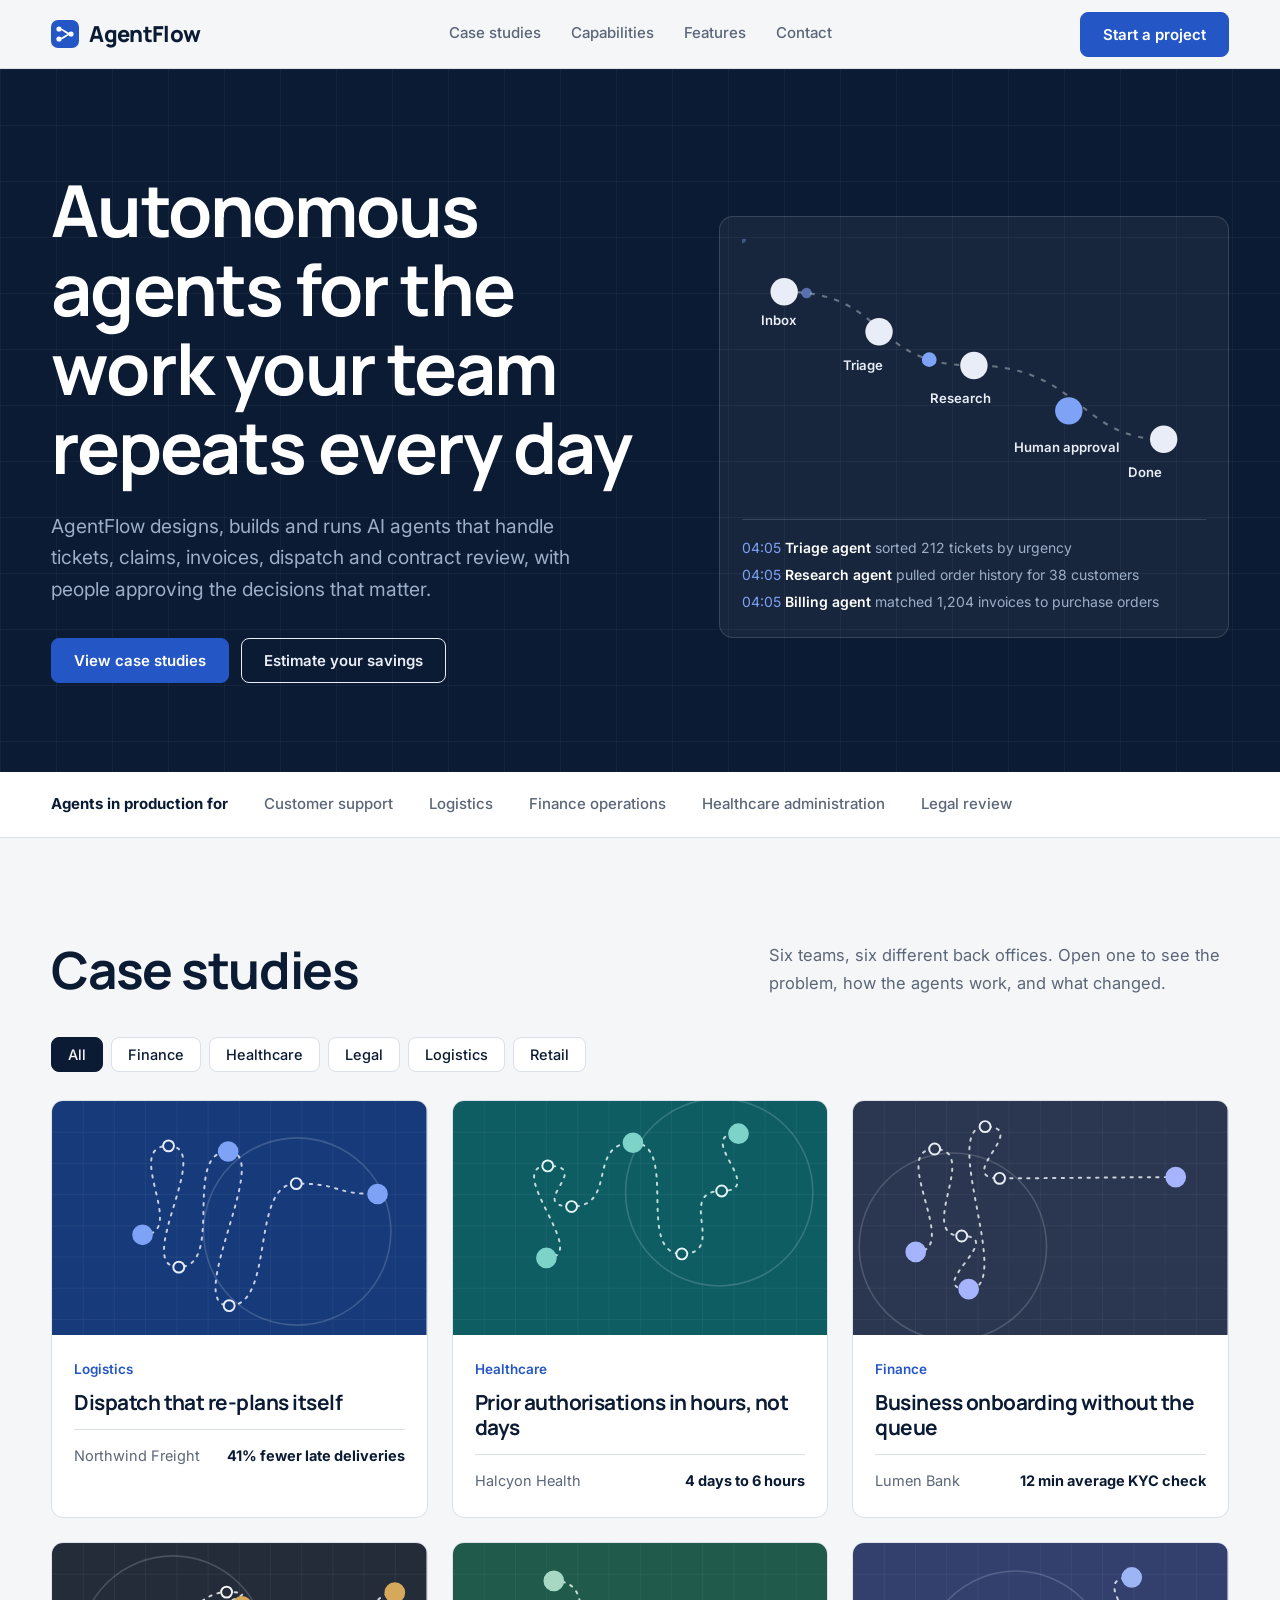
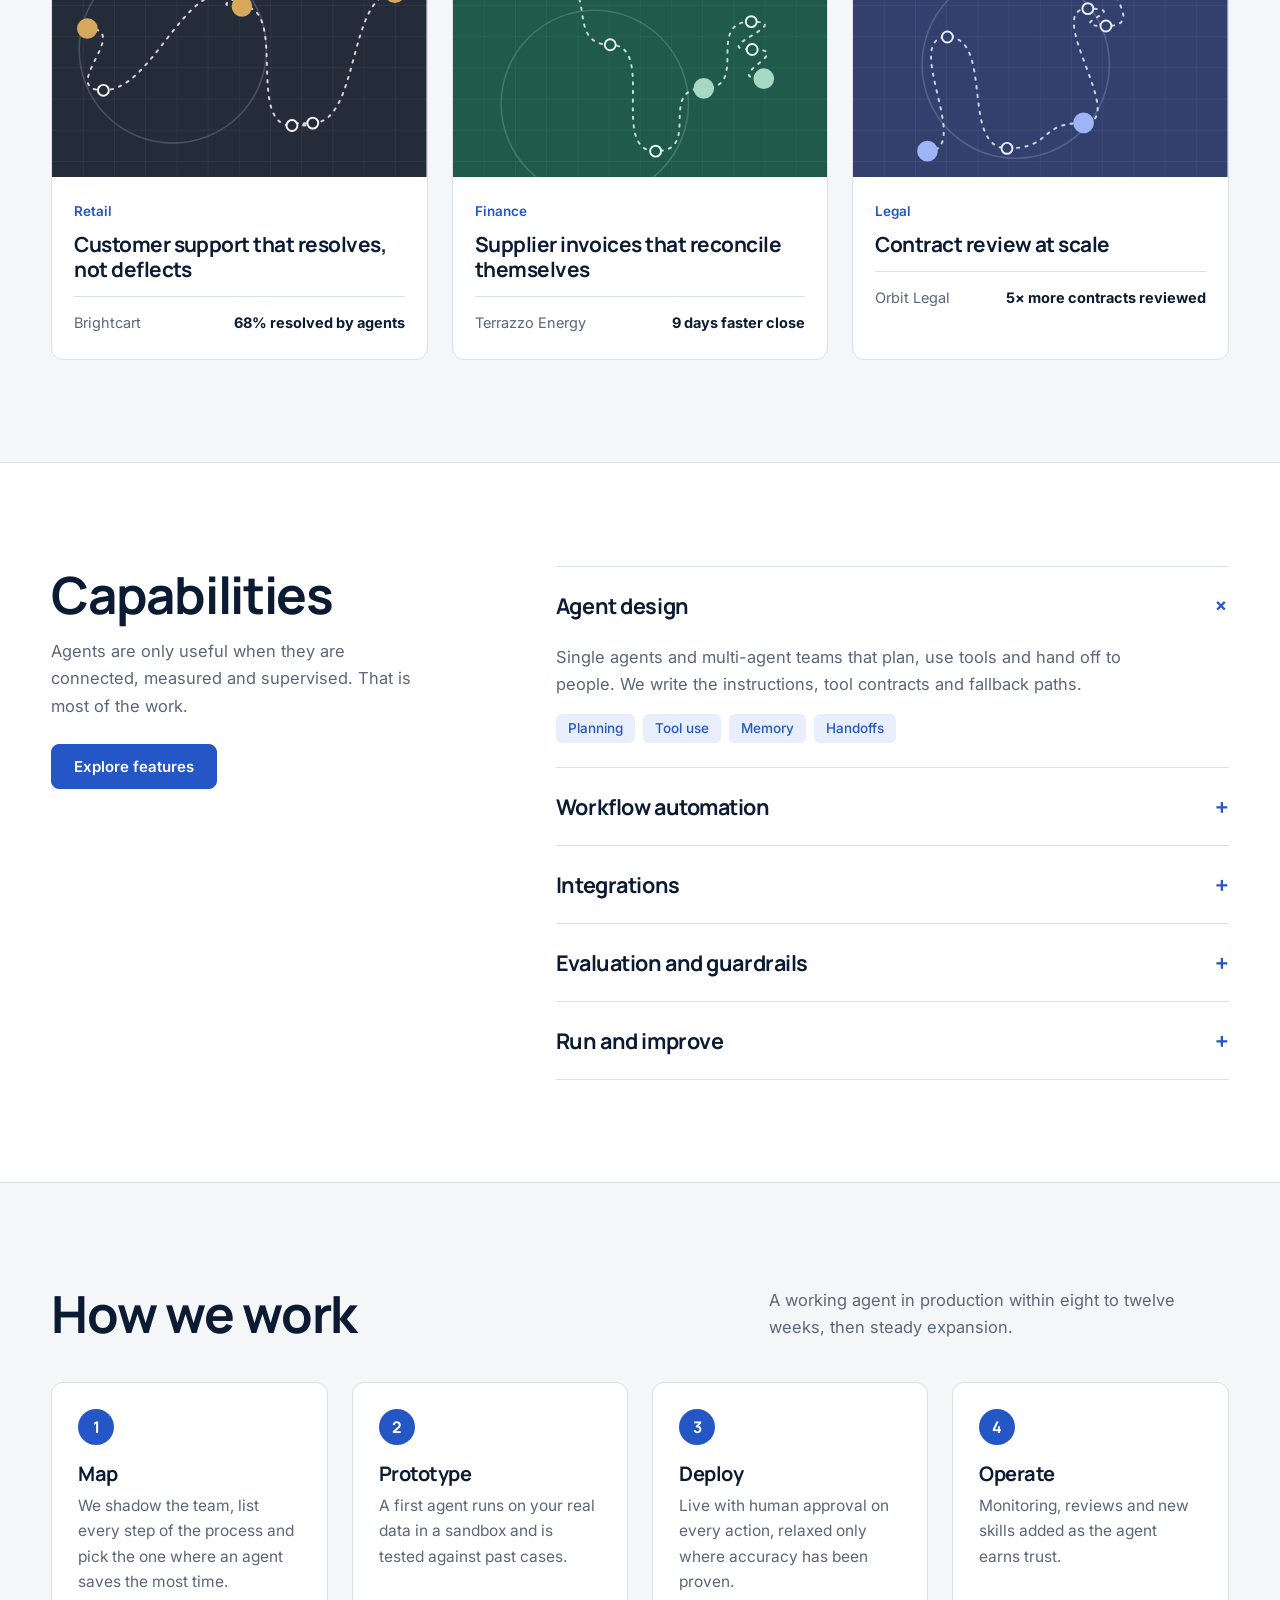
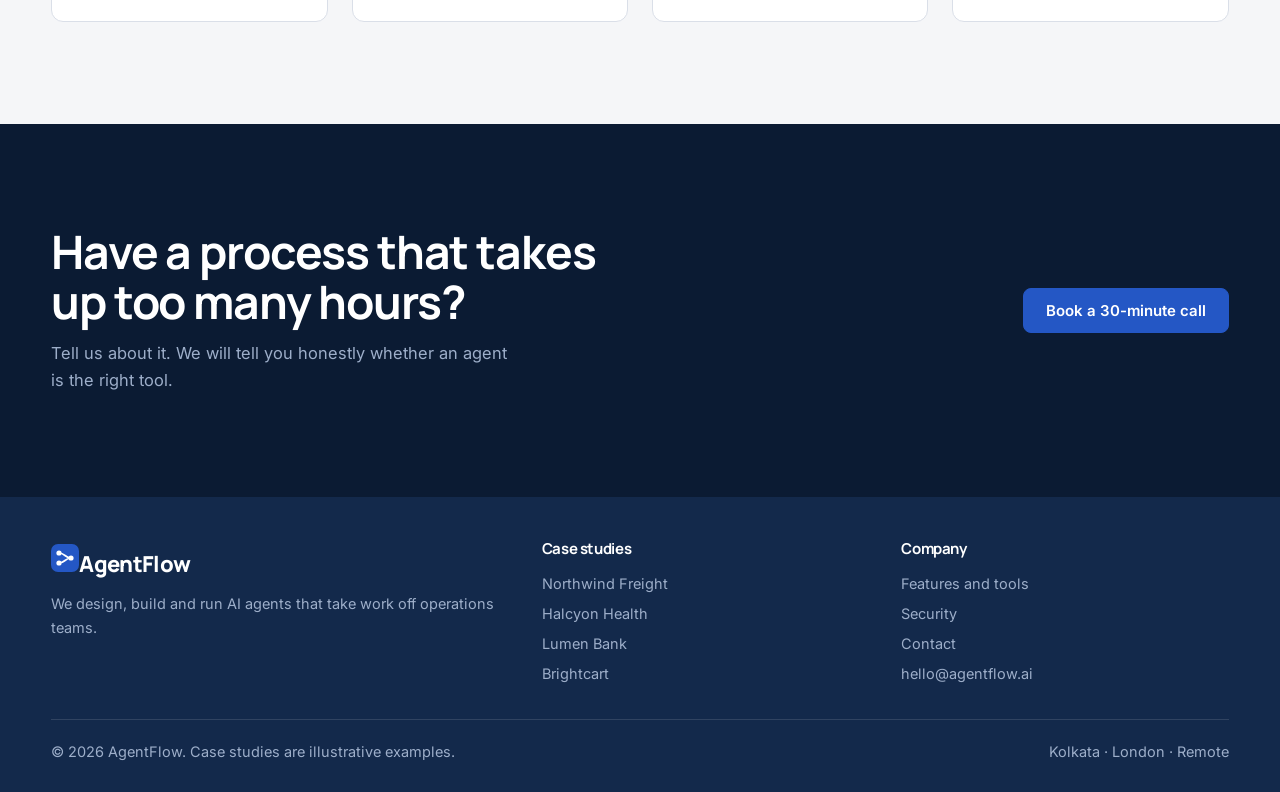
<file: app/index.html>
<!DOCTYPE html>
<html lang="en"><head><meta charset="utf-8">
<meta name="viewport" content="width=device-width, initial-scale=1, viewport-fit=cover">
<title>AgentFlow | AI agents and automation for operations teams</title><meta name="description" content="AgentFlow designs, builds and runs AI agents and automation for operations teams.">
<link rel="preconnect" href="https://fonts.googleapis.com"><link rel="preconnect" href="https://fonts.gstatic.com" crossorigin>
<link href="https://fonts.googleapis.com/css2?family=Inter:wght@400;500;600&family=Manrope:wght@600;700;800&display=swap" rel="stylesheet">
<link rel="stylesheet" href="assets/css/styles.css"></head><body>
<a class="skip" href="#main">Skip to content</a>
<header class="site"><div class="wrap">
<a class="logo" href="index.html"><svg viewBox="0 0 28 28" aria-hidden="true"><rect width="28" height="28" rx="7" fill="#2457C5"/><circle cx="8" cy="9" r="2.6" fill="#fff"/><circle cx="20" cy="14" r="2.6" fill="#fff"/><circle cx="8" cy="19" r="2.6" fill="#fff"/><path d="M8 9C14 9 14 14 20 14M8 19C14 19 14 14 20 14" stroke="#fff" stroke-width="1.7" fill="none"/></svg>AgentFlow</a>
<nav class="main" aria-label="Main"><a href="index.html#work">Case studies</a><a href="index.html#capabilities">Capabilities</a><a href="features.html">Features</a><a href="contact.html">Contact</a></nav>
<a class="btn" href="contact.html">Start a project</a></div></header>

<main id="main">
<div class="hero"><div class="wrap">
 <div><h1>Autonomous agents for the work your team repeats every day</h1>
 <p class="lead">AgentFlow designs, builds and runs AI agents that handle tickets, claims, invoices, dispatch and contract review, with people approving the decisions that matter.</p>
 <div class="actions"><a class="btn" href="#work">View case studies</a><a class="btn ghost" href="features.html">Estimate your savings</a></div></div>
 <div class="panel">
  <svg class="flow" viewBox="0 0 440 250" role="img" aria-label="Animated diagram of a task passing through agents to a human approval step">
   <defs><path id="p" d="M40 50 C140 50 120 120 220 120 S320 190 400 190"/></defs>
   <use href="#p" fill="none" stroke="rgba(255,255,255,.35)" stroke-width="2" stroke-dasharray="5 7"/>
   <g fill="#E8EDF7"><circle cx="40" cy="50" r="13"/><circle cx="130" cy="88" r="13"/><circle cx="220" cy="120" r="13"/><circle cx="310" cy="163" r="13" fill="#7EA2F5"/><circle cx="400" cy="190" r="13"/></g>
   <text x="18" y="82">Inbox</text><text x="96" y="124">Triage</text><text x="178" y="156">Research</text><text x="258" y="202">Human approval</text><text x="366" y="226">Done</text>
   <circle r="7" fill="#7EA2F5"><animateMotion dur="5s" repeatCount="indefinite"><mpath href="#p"/></animateMotion></circle>
   <circle r="5" fill="#7EA2F5" opacity=".6"><animateMotion dur="5s" begin="1.7s" repeatCount="indefinite"><mpath href="#p"/></animateMotion></circle>
   <circle r="4" fill="#7EA2F5" opacity=".4"><animateMotion dur="5s" begin="3.4s" repeatCount="indefinite"><mpath href="#p"/></animateMotion></circle>
  </svg>
  <div class="log" id="log"></div>
 </div>
</div></div>
<div class="sectors"><div class="wrap"><strong>Agents in production for</strong><span>Customer support</span><span>Logistics</span><span>Finance operations</span><span>Healthcare administration</span><span>Legal review</span></div></div>

<section id="work"><div class="wrap">
 <div class="sh"><h2>Case studies</h2><p>Six teams, six different back offices. Open one to see the problem, how the agents work, and what changed.</p></div>
 <div class="filters" id="filters" role="group" aria-label="Filter case studies"><button aria-pressed="true" data-f="All">All</button><button aria-pressed="false" data-f="Finance">Finance</button><button aria-pressed="false" data-f="Healthcare">Healthcare</button><button aria-pressed="false" data-f="Legal">Legal</button><button aria-pressed="false" data-f="Logistics">Logistics</button><button aria-pressed="false" data-f="Retail">Retail</button></div>
 <div class="grid" id="grid"><a class="card" href="case-studies/northwind-freight.html" data-s="Logistics"><div class="art" data-art data-seed="1" data-bg="#173B7A" data-fg="#E6ECFA" data-ac="#7EA2F5" data-w="480" data-h="300"></div>
<div class="txt"><span class="sector">Logistics</span><h3>Dispatch that re-plans itself</h3><div class="res"><span>Northwind Freight</span><strong>41% fewer late deliveries</strong></div></div></a><a class="card" href="case-studies/halcyon-health.html" data-s="Healthcare"><div class="art" data-art data-seed="2" data-bg="#0E5D63" data-fg="#E3F4F4" data-ac="#7DD3C8" data-w="480" data-h="300"></div>
<div class="txt"><span class="sector">Healthcare</span><h3>Prior authorisations in hours, not days</h3><div class="res"><span>Halcyon Health</span><strong>4 days to 6 hours</strong></div></div></a><a class="card" href="case-studies/lumen-bank.html" data-s="Finance"><div class="art" data-art data-seed="3" data-bg="#2B3750" data-fg="#E8ECF3" data-ac="#A5B4FC" data-w="480" data-h="300"></div>
<div class="txt"><span class="sector">Finance</span><h3>Business onboarding without the queue</h3><div class="res"><span>Lumen Bank</span><strong>12 min average KYC check</strong></div></div></a><a class="card" href="case-studies/brightcart.html" data-s="Retail"><div class="art" data-art data-seed="4" data-bg="#242C3A" data-fg="#F3F4F6" data-ac="#D6A85C" data-w="480" data-h="300"></div>
<div class="txt"><span class="sector">Retail</span><h3>Customer support that resolves, not deflects</h3><div class="res"><span>Brightcart</span><strong>68% resolved by agents</strong></div></div></a><a class="card" href="case-studies/terrazzo-energy.html" data-s="Finance"><div class="art" data-art data-seed="5" data-bg="#1F5A4A" data-fg="#E7F3EE" data-ac="#A7D8C3" data-w="480" data-h="300"></div>
<div class="txt"><span class="sector">Finance</span><h3>Supplier invoices that reconcile themselves</h3><div class="res"><span>Terrazzo Energy</span><strong>9 days faster close</strong></div></div></a><a class="card" href="case-studies/orbit-legal.html" data-s="Legal"><div class="art" data-art data-seed="6" data-bg="#33406E" data-fg="#E9ECF7" data-ac="#9DB4F5" data-w="480" data-h="300"></div>
<div class="txt"><span class="sector">Legal</span><h3>Contract review at scale</h3><div class="res"><span>Orbit Legal</span><strong>5× more contracts reviewed</strong></div></div></a></div>
</div></section>

<section class="cap" id="capabilities"><div class="wrap split">
 <div><h2 style="font-size:clamp(2rem,4vw,3.3rem)">Capabilities</h2><p style="color:var(--mute);margin:16px 0 24px;max-width:36ch">Agents are only useful when they are connected, measured and supervised. That is most of the work.</p><a class="btn" href="features.html">Explore features</a></div>
 <div>
 <details name="c" open><summary>Agent design</summary><div><p>Single agents and multi-agent teams that plan, use tools and hand off to people. We write the instructions, tool contracts and fallback paths.</p><div class="tags"><span>Planning</span><span>Tool use</span><span>Memory</span><span>Handoffs</span></div></div></details>
 <details name="c"><summary>Workflow automation</summary><div><p>Triggers, queues and retries around the agents, so a failed step is resumed instead of lost. Works alongside the rules-based automation you already have.</p><div class="tags"><span>Event-driven</span><span>Scheduling</span><span>Retries</span><span>Audit trail</span></div></div></details>
 <details name="c"><summary>Integrations</summary><div><p>Secure connections to your CRM, ERP, ticketing, email, documents and databases, with least-privilege access for every agent.</p><div class="tags"><span>Salesforce</span><span>SAP</span><span>Zendesk</span><span>Slack</span><span>Custom APIs</span></div></div></details>
 <details name="c"><summary>Evaluation and guardrails</summary><div><p>Test sets built from your own cases, scored on every change. Spending limits, approval rules and logs show what each agent did and why.</p><div class="tags"><span>Evals</span><span>Approvals</span><span>Red-teaming</span><span>Observability</span></div></div></details>
 <details name="c"><summary>Run and improve</summary><div><p>We stay on after launch: monitor quality, review edge cases with your team and expand each agent to the next task once it is stable.</p><div class="tags"><span>Monitoring</span><span>Weekly reviews</span><span>Cost tuning</span></div></div></details>
 </div></div></section>

<section id="process"><div class="wrap">
 <div class="sh"><h2>How we work</h2><p>A working agent in production within eight to twelve weeks, then steady expansion.</p></div>
 <div class="steps">
  <div class="step"><h3>Map</h3><p>We shadow the team, list every step of the process and pick the one where an agent saves the most time.</p></div>
  <div class="step"><h3>Prototype</h3><p>A first agent runs on your real data in a sandbox and is tested against past cases.</p></div>
  <div class="step"><h3>Deploy</h3><p>Live with human approval on every action, relaxed only where accuracy has been proven.</p></div>
  <div class="step"><h3>Operate</h3><p>Monitoring, reviews and new skills added as the agent earns trust.</p></div>
 </div></div></section>

<section class="cta"><div class="wrap"><div><h2>Have a process that takes up too many hours?</h2><p>Tell us about it. We will tell you honestly whether an agent is the right tool.</p></div><a class="btn" href="contact.html">Book a 30-minute call</a></div></section>
</main>
<footer class="site"><div class="wrap"><div class="cols">
<div><a class="logo" style="color:#fff" href="index.html"><svg viewBox="0 0 28 28" aria-hidden="true"><rect width="28" height="28" rx="7" fill="#2457C5"/><circle cx="8" cy="9" r="2.6" fill="#fff"/><circle cx="20" cy="14" r="2.6" fill="#fff"/><circle cx="8" cy="19" r="2.6" fill="#fff"/><path d="M8 9C14 9 14 14 20 14M8 19C14 19 14 14 20 14" stroke="#fff" stroke-width="1.7" fill="none"/></svg>AgentFlow</a><p>We design, build and run AI agents that take work off operations teams.</p></div>
<div><h4>Case studies</h4><a href="case-studies/northwind-freight.html">Northwind Freight</a><a href="case-studies/halcyon-health.html">Halcyon Health</a><a href="case-studies/lumen-bank.html">Lumen Bank</a><a href="case-studies/brightcart.html">Brightcart</a></div>
<div><h4>Company</h4><a href="features.html">Features and tools</a><a href="features.html#security">Security</a><a href="contact.html">Contact</a><a href="mailto:hello@agentflow.ai">hello@agentflow.ai</a></div></div>
<div class="base"><span>© 2026 AgentFlow. Case studies are illustrative examples.</span><span>Kolkata · London · Remote</span></div></div></footer>
<script src="assets/js/art.js"></script><script src="assets/js/home.js"></script></body></html>
</file>
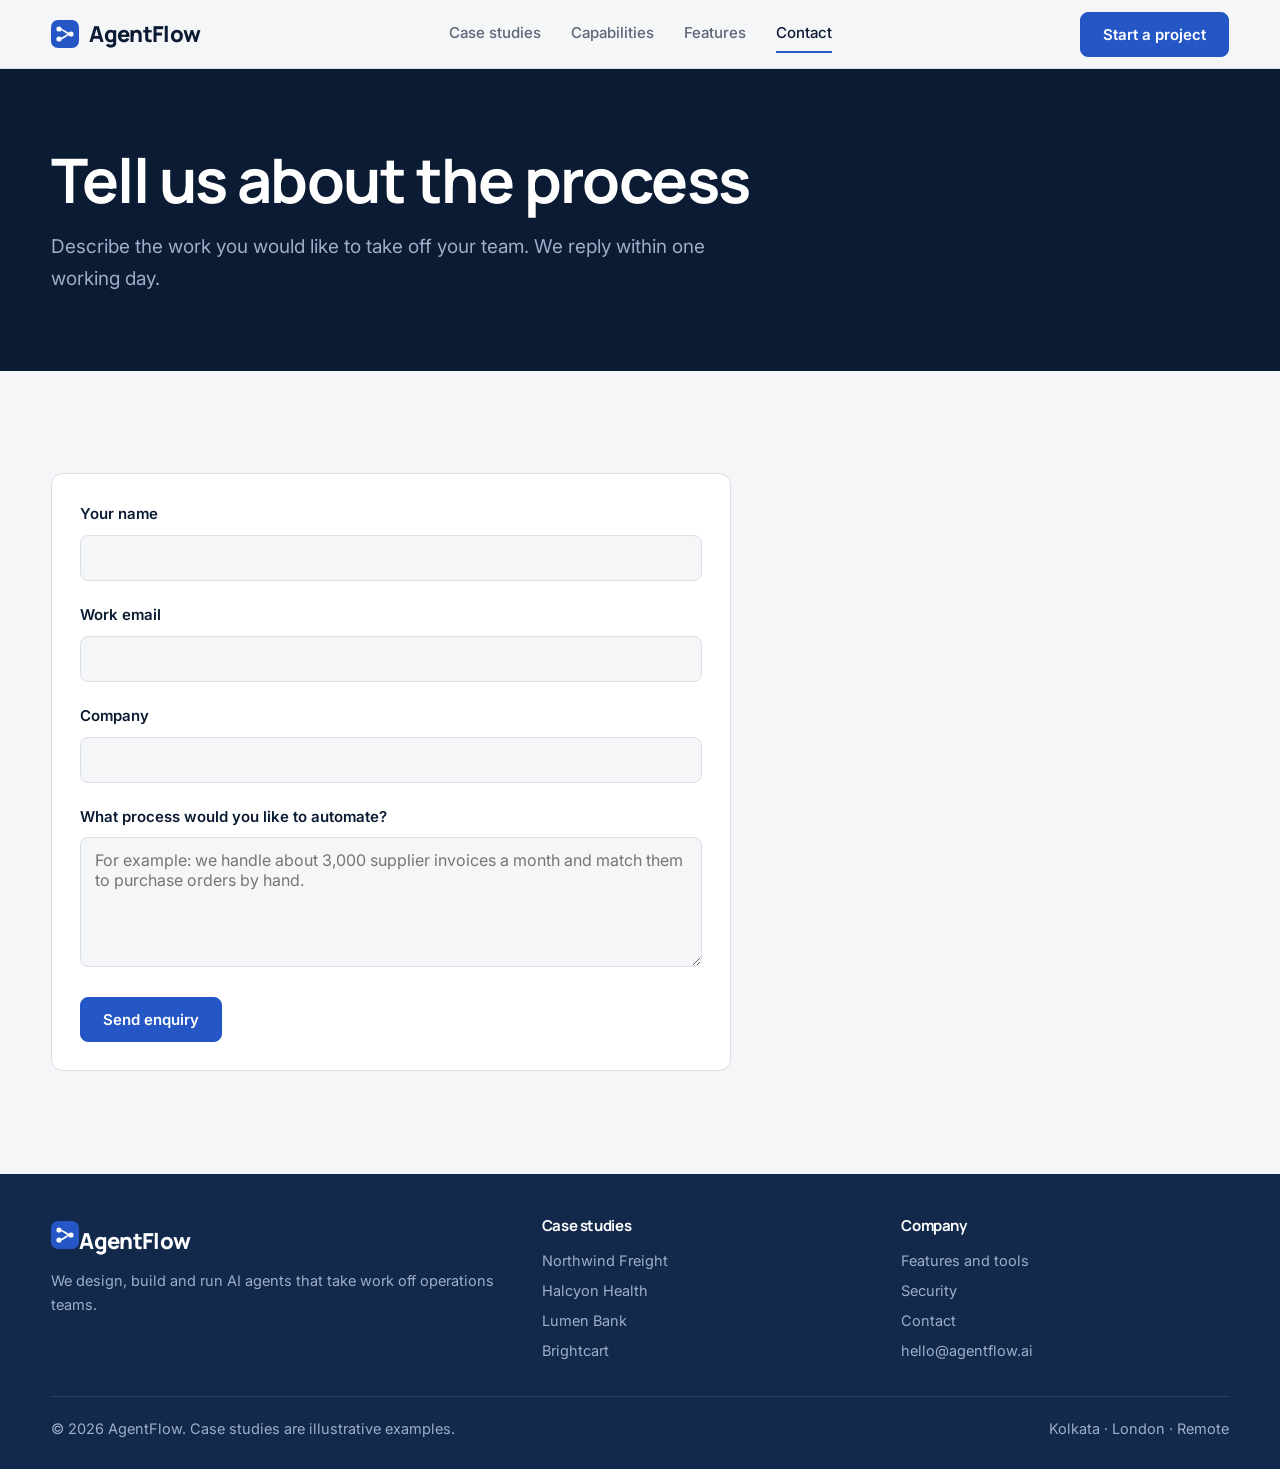
<file: app/contact.html>
<!DOCTYPE html>
<html lang="en"><head><meta charset="utf-8">
<meta name="viewport" content="width=device-width, initial-scale=1, viewport-fit=cover">
<title>Contact | AgentFlow</title><meta name="description" content="AgentFlow designs, builds and runs AI agents and automation for operations teams.">
<link rel="preconnect" href="https://fonts.googleapis.com"><link rel="preconnect" href="https://fonts.gstatic.com" crossorigin>
<link href="https://fonts.googleapis.com/css2?family=Inter:wght@400;500;600&family=Manrope:wght@600;700;800&display=swap" rel="stylesheet">
<link rel="stylesheet" href="assets/css/styles.css"></head><body>
<a class="skip" href="#main">Skip to content</a>
<header class="site"><div class="wrap">
<a class="logo" href="index.html"><svg viewBox="0 0 28 28" aria-hidden="true"><rect width="28" height="28" rx="7" fill="#2457C5"/><circle cx="8" cy="9" r="2.6" fill="#fff"/><circle cx="20" cy="14" r="2.6" fill="#fff"/><circle cx="8" cy="19" r="2.6" fill="#fff"/><path d="M8 9C14 9 14 14 20 14M8 19C14 19 14 14 20 14" stroke="#fff" stroke-width="1.7" fill="none"/></svg>AgentFlow</a>
<nav class="main" aria-label="Main"><a href="index.html#work">Case studies</a><a href="index.html#capabilities">Capabilities</a><a href="features.html">Features</a><a href="contact.html" aria-current="page">Contact</a></nav>
<a class="btn" href="contact.html">Start a project</a></div></header>

<main id="main">
<div class="pagehero"><div class="wrap"><h1>Tell us about the process</h1><p>Describe the work you would like to take off your team. We reply within one working day.</p></div></div>
<section><div class="wrap"><form class="form box" id="cf">
 <div class="field"><label for="name">Your name</label><input id="name" name="name" type="text" required autocomplete="name"></div>
 <div class="field"><label for="email">Work email</label><input id="email" name="email" type="email" required autocomplete="email"></div>
 <div class="field"><label for="company">Company</label><input id="company" name="company" type="text" required autocomplete="organization"></div>
 <div class="field"><label for="msg">What process would you like to automate?</label><textarea id="msg" name="msg" required placeholder="For example: we handle about 3,000 supplier invoices a month and match them to purchase orders by hand."></textarea></div>
 <button class="btn" type="submit">Send enquiry</button>
 <div class="ok" id="ok" role="status">Your email app should open with the message ready to send. You can also write to hello@agentflow.ai.</div>
</form></div></section>
</main>
<footer class="site"><div class="wrap"><div class="cols">
<div><a class="logo" style="color:#fff" href="index.html"><svg viewBox="0 0 28 28" aria-hidden="true"><rect width="28" height="28" rx="7" fill="#2457C5"/><circle cx="8" cy="9" r="2.6" fill="#fff"/><circle cx="20" cy="14" r="2.6" fill="#fff"/><circle cx="8" cy="19" r="2.6" fill="#fff"/><path d="M8 9C14 9 14 14 20 14M8 19C14 19 14 14 20 14" stroke="#fff" stroke-width="1.7" fill="none"/></svg>AgentFlow</a><p>We design, build and run AI agents that take work off operations teams.</p></div>
<div><h4>Case studies</h4><a href="case-studies/northwind-freight.html">Northwind Freight</a><a href="case-studies/halcyon-health.html">Halcyon Health</a><a href="case-studies/lumen-bank.html">Lumen Bank</a><a href="case-studies/brightcart.html">Brightcart</a></div>
<div><h4>Company</h4><a href="features.html">Features and tools</a><a href="features.html#security">Security</a><a href="contact.html">Contact</a><a href="mailto:hello@agentflow.ai">hello@agentflow.ai</a></div></div>
<div class="base"><span>© 2026 AgentFlow. Case studies are illustrative examples.</span><span>Kolkata · London · Remote</span></div></div></footer>
<script src="assets/js/contact.js"></script></body></html>
</file>
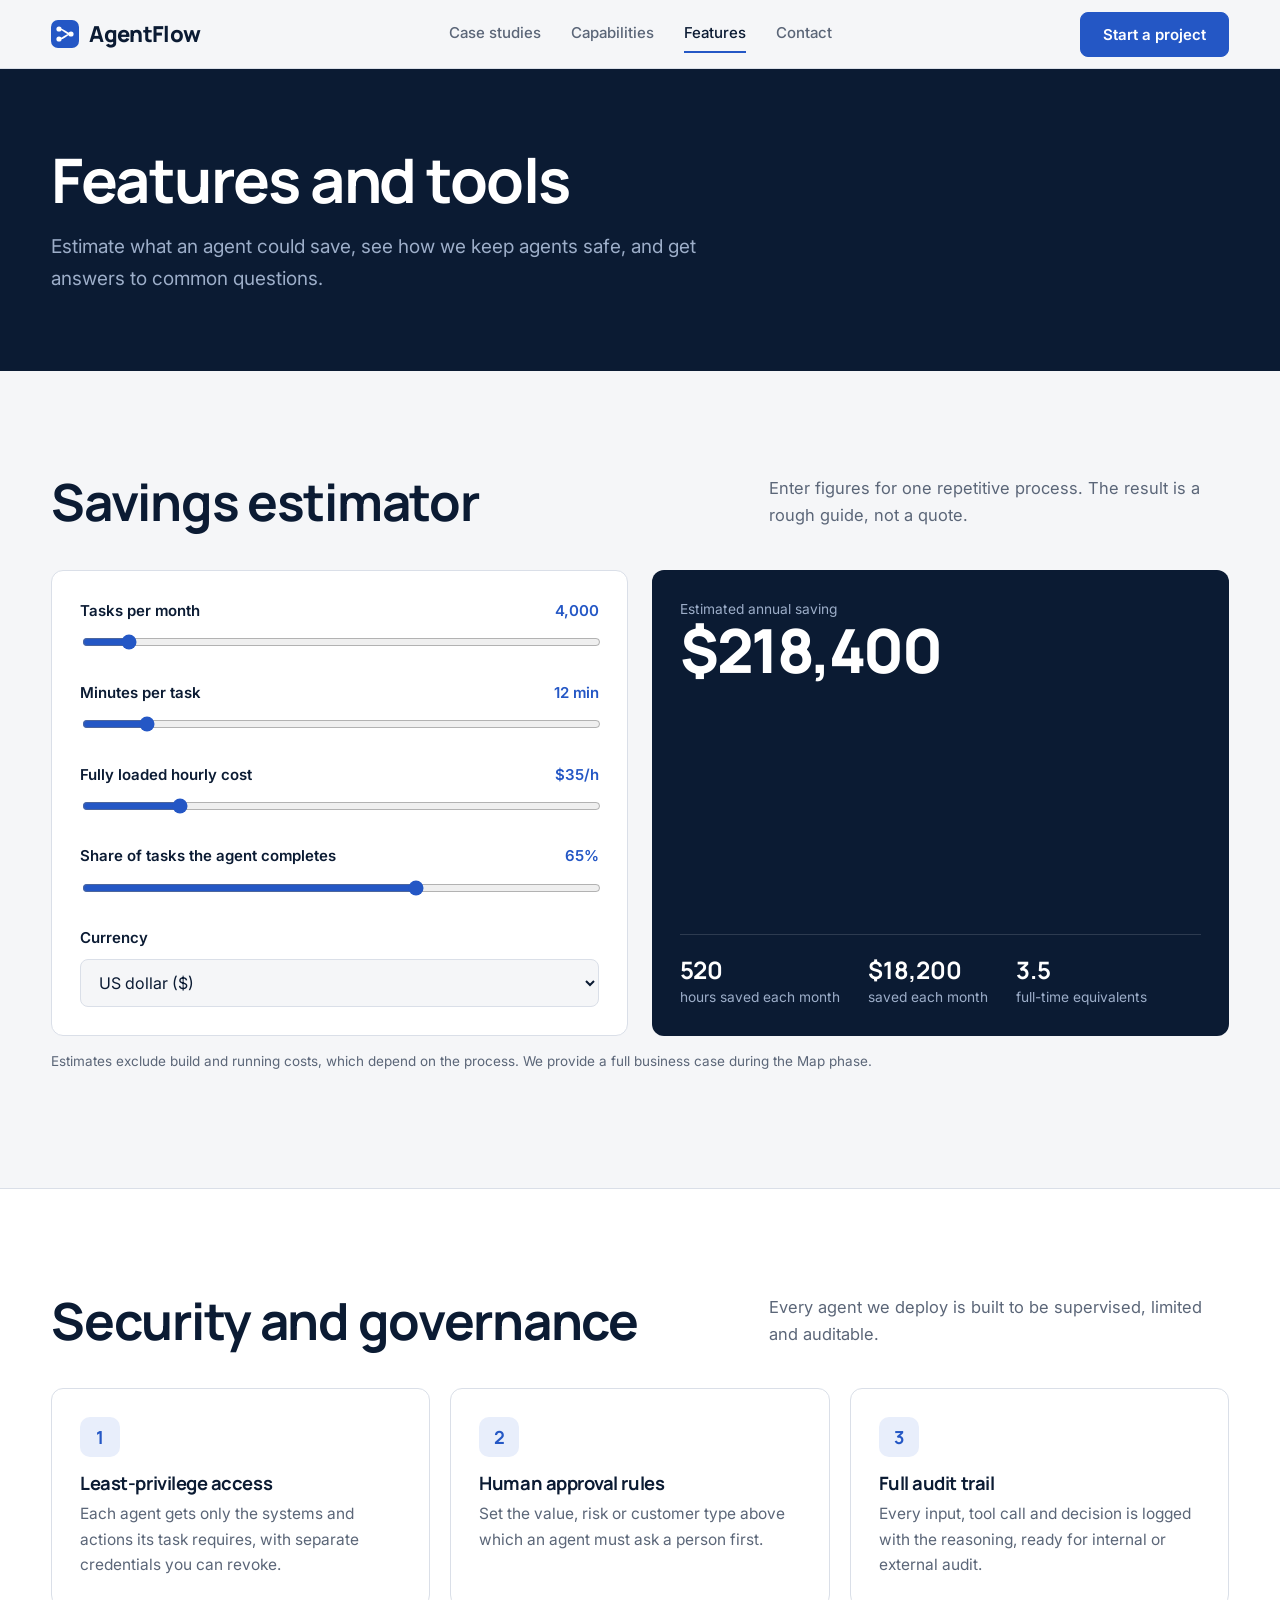
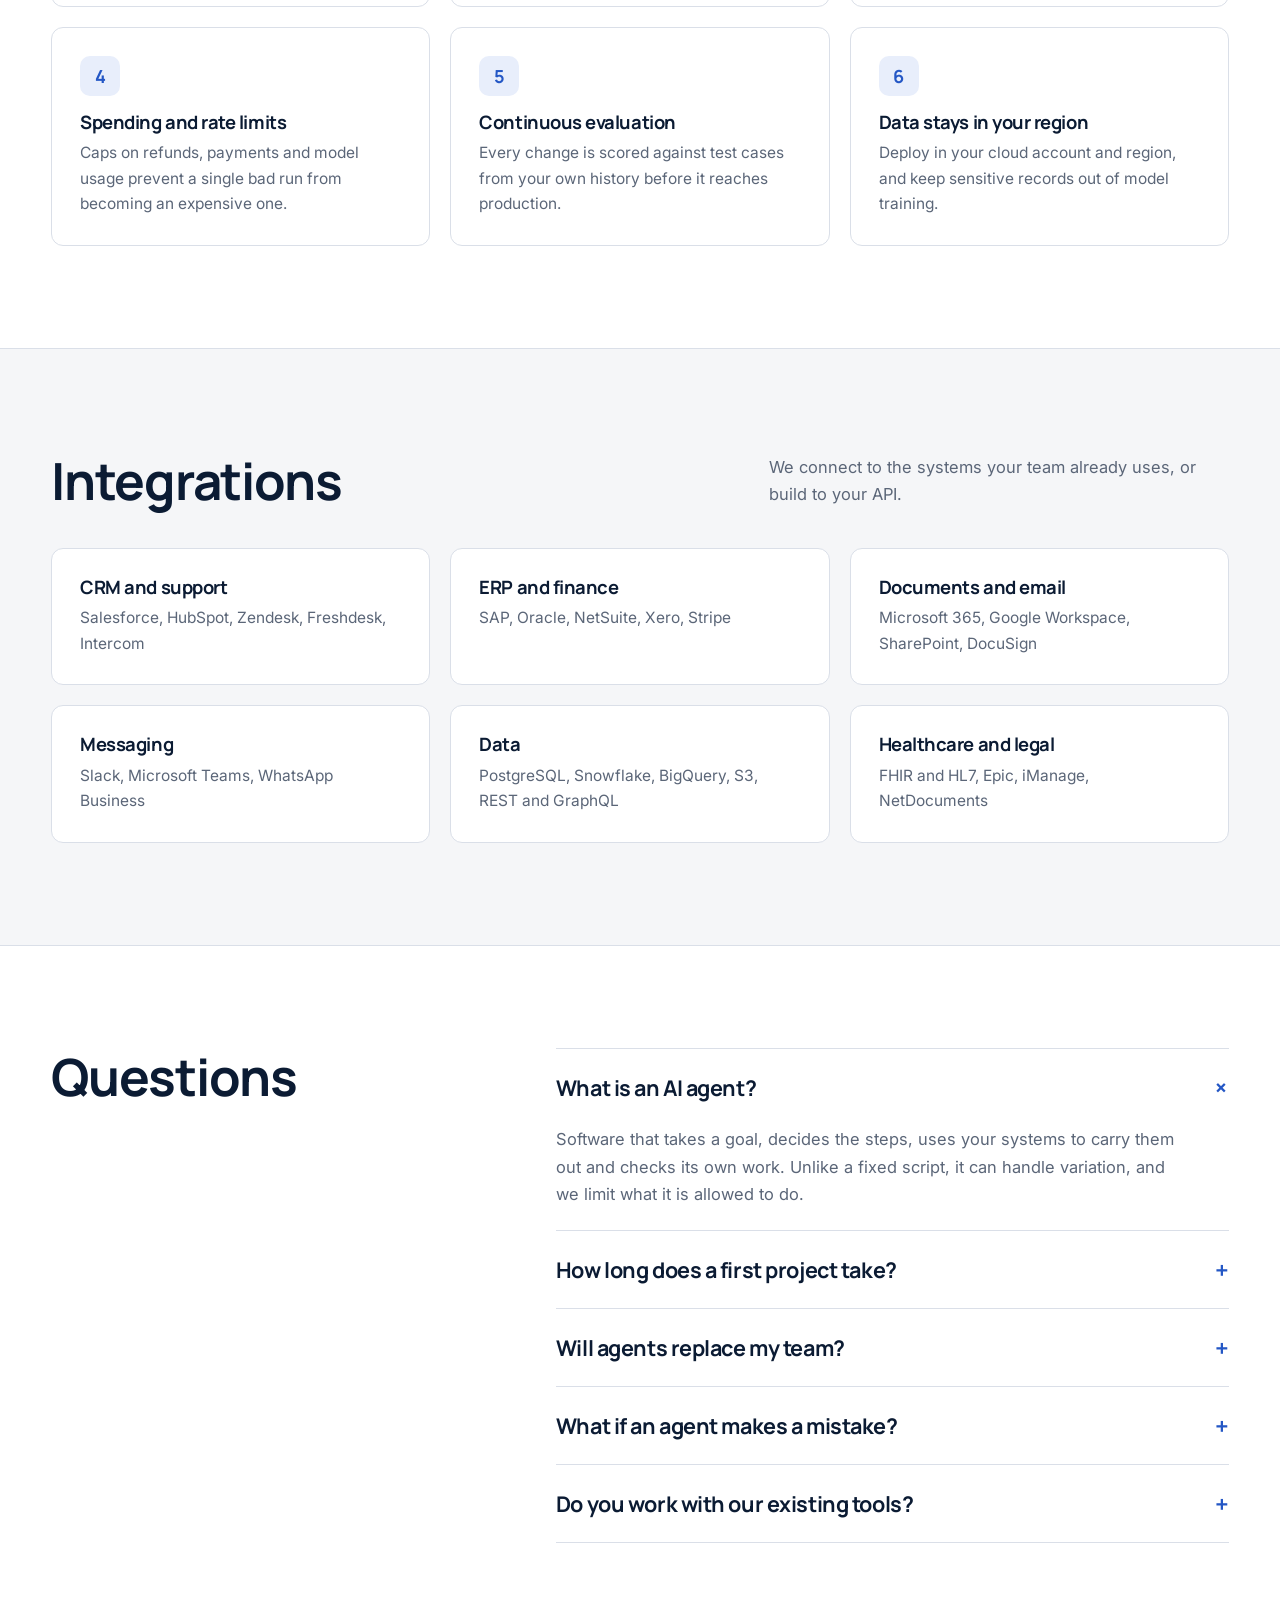
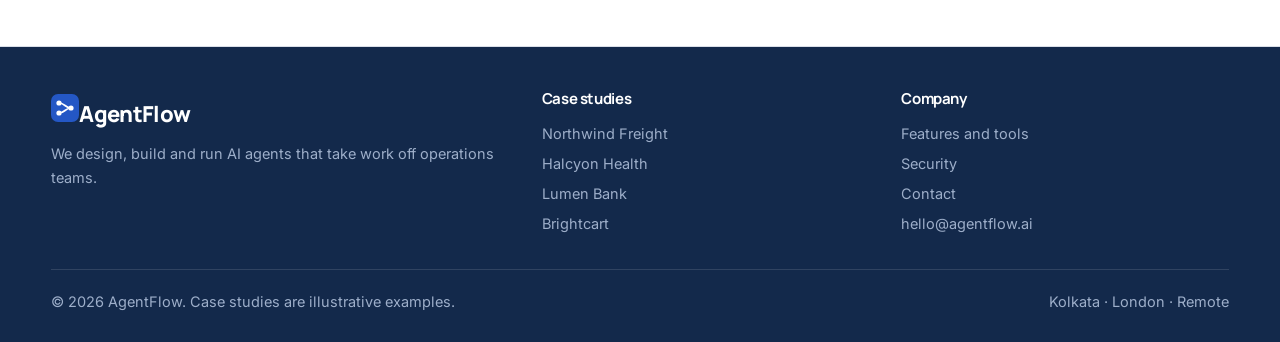
<file: app/features.html>
<!DOCTYPE html>
<html lang="en"><head><meta charset="utf-8">
<meta name="viewport" content="width=device-width, initial-scale=1, viewport-fit=cover">
<title>Features and tools | AgentFlow</title><meta name="description" content="AgentFlow designs, builds and runs AI agents and automation for operations teams.">
<link rel="preconnect" href="https://fonts.googleapis.com"><link rel="preconnect" href="https://fonts.gstatic.com" crossorigin>
<link href="https://fonts.googleapis.com/css2?family=Inter:wght@400;500;600&family=Manrope:wght@600;700;800&display=swap" rel="stylesheet">
<link rel="stylesheet" href="assets/css/styles.css"></head><body>
<a class="skip" href="#main">Skip to content</a>
<header class="site"><div class="wrap">
<a class="logo" href="index.html"><svg viewBox="0 0 28 28" aria-hidden="true"><rect width="28" height="28" rx="7" fill="#2457C5"/><circle cx="8" cy="9" r="2.6" fill="#fff"/><circle cx="20" cy="14" r="2.6" fill="#fff"/><circle cx="8" cy="19" r="2.6" fill="#fff"/><path d="M8 9C14 9 14 14 20 14M8 19C14 19 14 14 20 14" stroke="#fff" stroke-width="1.7" fill="none"/></svg>AgentFlow</a>
<nav class="main" aria-label="Main"><a href="index.html#work">Case studies</a><a href="index.html#capabilities">Capabilities</a><a href="features.html" aria-current="page">Features</a><a href="contact.html">Contact</a></nav>
<a class="btn" href="contact.html">Start a project</a></div></header>

<main id="main">
<div class="pagehero"><div class="wrap"><h1>Features and tools</h1><p>Estimate what an agent could save, see how we keep agents safe, and get answers to common questions.</p></div></div>

<section id="roi"><div class="wrap">
 <div class="sh"><h2>Savings estimator</h2><p>Enter figures for one repetitive process. The result is a rough guide, not a quote.</p></div>
 <div class="calc">
  <div class="box">
   <div class="field"><label for="tasks">Tasks per month <output id="tasksV"></output></label><input id="tasks" type="range" min="100" max="50000" step="100" value="4000"></div>
   <div class="field"><label for="mins">Minutes per task <output id="minsV"></output></label><input id="mins" type="range" min="2" max="90" step="1" value="12"></div>
   <div class="field"><label for="rate">Fully loaded hourly cost <output id="rateV"></output></label><input id="rate" type="range" min="10" max="150" step="1" value="35"></div>
   <div class="field"><label for="auto">Share of tasks the agent completes <output id="autoV"></output></label><input id="auto" type="range" min="10" max="95" step="1" value="65"></div>
   <div class="field" style="margin-bottom:0"><label for="cur">Currency</label><select id="cur"><option value="$">US dollar ($)</option><option value="€">Euro (€)</option><option value="£">Pound (£)</option><option value="₹">Rupee (₹)</option></select></div>
  </div>
  <div class="out" aria-live="polite">
   <div><small>Estimated annual saving</small><div class="big" id="annual"></div></div>
   <div class="row"><div><b id="hours"></b><small>hours saved each month</small></div><div><b id="monthly"></b><small>saved each month</small></div><div><b id="fte"></b><small>full-time equivalents</small></div></div>
  </div>
 </div>
 <p class="note">Estimates exclude build and running costs, which depend on the process. We provide a full business case during the Map phase.</p>
</div></section>

<section class="cap" id="security"><div class="wrap">
 <div class="sh"><h2>Security and governance</h2><p>Every agent we deploy is built to be supervised, limited and auditable.</p></div>
 <div class="feat">
  <div class="box"><div class="ic">1</div><h3>Least-privilege access</h3><p>Each agent gets only the systems and actions its task requires, with separate credentials you can revoke.</p></div>
  <div class="box"><div class="ic">2</div><h3>Human approval rules</h3><p>Set the value, risk or customer type above which an agent must ask a person first.</p></div>
  <div class="box"><div class="ic">3</div><h3>Full audit trail</h3><p>Every input, tool call and decision is logged with the reasoning, ready for internal or external audit.</p></div>
  <div class="box"><div class="ic">4</div><h3>Spending and rate limits</h3><p>Caps on refunds, payments and model usage prevent a single bad run from becoming an expensive one.</p></div>
  <div class="box"><div class="ic">5</div><h3>Continuous evaluation</h3><p>Every change is scored against test cases from your own history before it reaches production.</p></div>
  <div class="box"><div class="ic">6</div><h3>Data stays in your region</h3><p>Deploy in your cloud account and region, and keep sensitive records out of model training.</p></div>
 </div>
</div></section>

<section id="integrations"><div class="wrap">
 <div class="sh"><h2>Integrations</h2><p>We connect to the systems your team already uses, or build to your API.</p></div>
 <div class="feat">
  <div class="box"><h3>CRM and support</h3><p>Salesforce, HubSpot, Zendesk, Freshdesk, Intercom</p></div>
  <div class="box"><h3>ERP and finance</h3><p>SAP, Oracle, NetSuite, Xero, Stripe</p></div>
  <div class="box"><h3>Documents and email</h3><p>Microsoft 365, Google Workspace, SharePoint, DocuSign</p></div>
  <div class="box"><h3>Messaging</h3><p>Slack, Microsoft Teams, WhatsApp Business</p></div>
  <div class="box"><h3>Data</h3><p>PostgreSQL, Snowflake, BigQuery, S3, REST and GraphQL</p></div>
  <div class="box"><h3>Healthcare and legal</h3><p>FHIR and HL7, Epic, iManage, NetDocuments</p></div>
 </div>
</div></section>

<section class="cap" id="faq"><div class="wrap"><div class="split cap" style="display:grid;grid-template-columns:.8fr 1.2fr;gap:56px;border:0;background:none">
 <div><h2 style="font-size:clamp(2rem,4vw,3.3rem)">Questions</h2></div>
 <div>
 <details name="f" open><summary>What is an AI agent?</summary><p>Software that takes a goal, decides the steps, uses your systems to carry them out and checks its own work. Unlike a fixed script, it can handle variation, and we limit what it is allowed to do.</p></details>
 <details name="f"><summary>How long does a first project take?</summary><p>Most first agents reach production in eight to twelve weeks, starting with human approval on every action.</p></details>
 <details name="f"><summary>Will agents replace my team?</summary><p>In our projects, agents take over the repetitive steps and people move to exceptions, judgement calls and customer conversations. Approval stays with your team.</p></details>
 <details name="f"><summary>What if an agent makes a mistake?</summary><p>Limits and approval rules contain the impact, the audit trail shows what happened, and the evaluation suite is updated so the same mistake is caught next time.</p></details>
 <details name="f"><summary>Do you work with our existing tools?</summary><p>Yes. We connect to your current systems and add agents alongside them rather than asking you to replace anything.</p></details>
 </div></div></div></section>
</main>
<footer class="site"><div class="wrap"><div class="cols">
<div><a class="logo" style="color:#fff" href="index.html"><svg viewBox="0 0 28 28" aria-hidden="true"><rect width="28" height="28" rx="7" fill="#2457C5"/><circle cx="8" cy="9" r="2.6" fill="#fff"/><circle cx="20" cy="14" r="2.6" fill="#fff"/><circle cx="8" cy="19" r="2.6" fill="#fff"/><path d="M8 9C14 9 14 14 20 14M8 19C14 19 14 14 20 14" stroke="#fff" stroke-width="1.7" fill="none"/></svg>AgentFlow</a><p>We design, build and run AI agents that take work off operations teams.</p></div>
<div><h4>Case studies</h4><a href="case-studies/northwind-freight.html">Northwind Freight</a><a href="case-studies/halcyon-health.html">Halcyon Health</a><a href="case-studies/lumen-bank.html">Lumen Bank</a><a href="case-studies/brightcart.html">Brightcart</a></div>
<div><h4>Company</h4><a href="features.html">Features and tools</a><a href="features.html#security">Security</a><a href="contact.html">Contact</a><a href="mailto:hello@agentflow.ai">hello@agentflow.ai</a></div></div>
<div class="base"><span>© 2026 AgentFlow. Case studies are illustrative examples.</span><span>Kolkata · London · Remote</span></div></div></footer>
<script src="assets/js/features.js"></script></body></html>
</file>
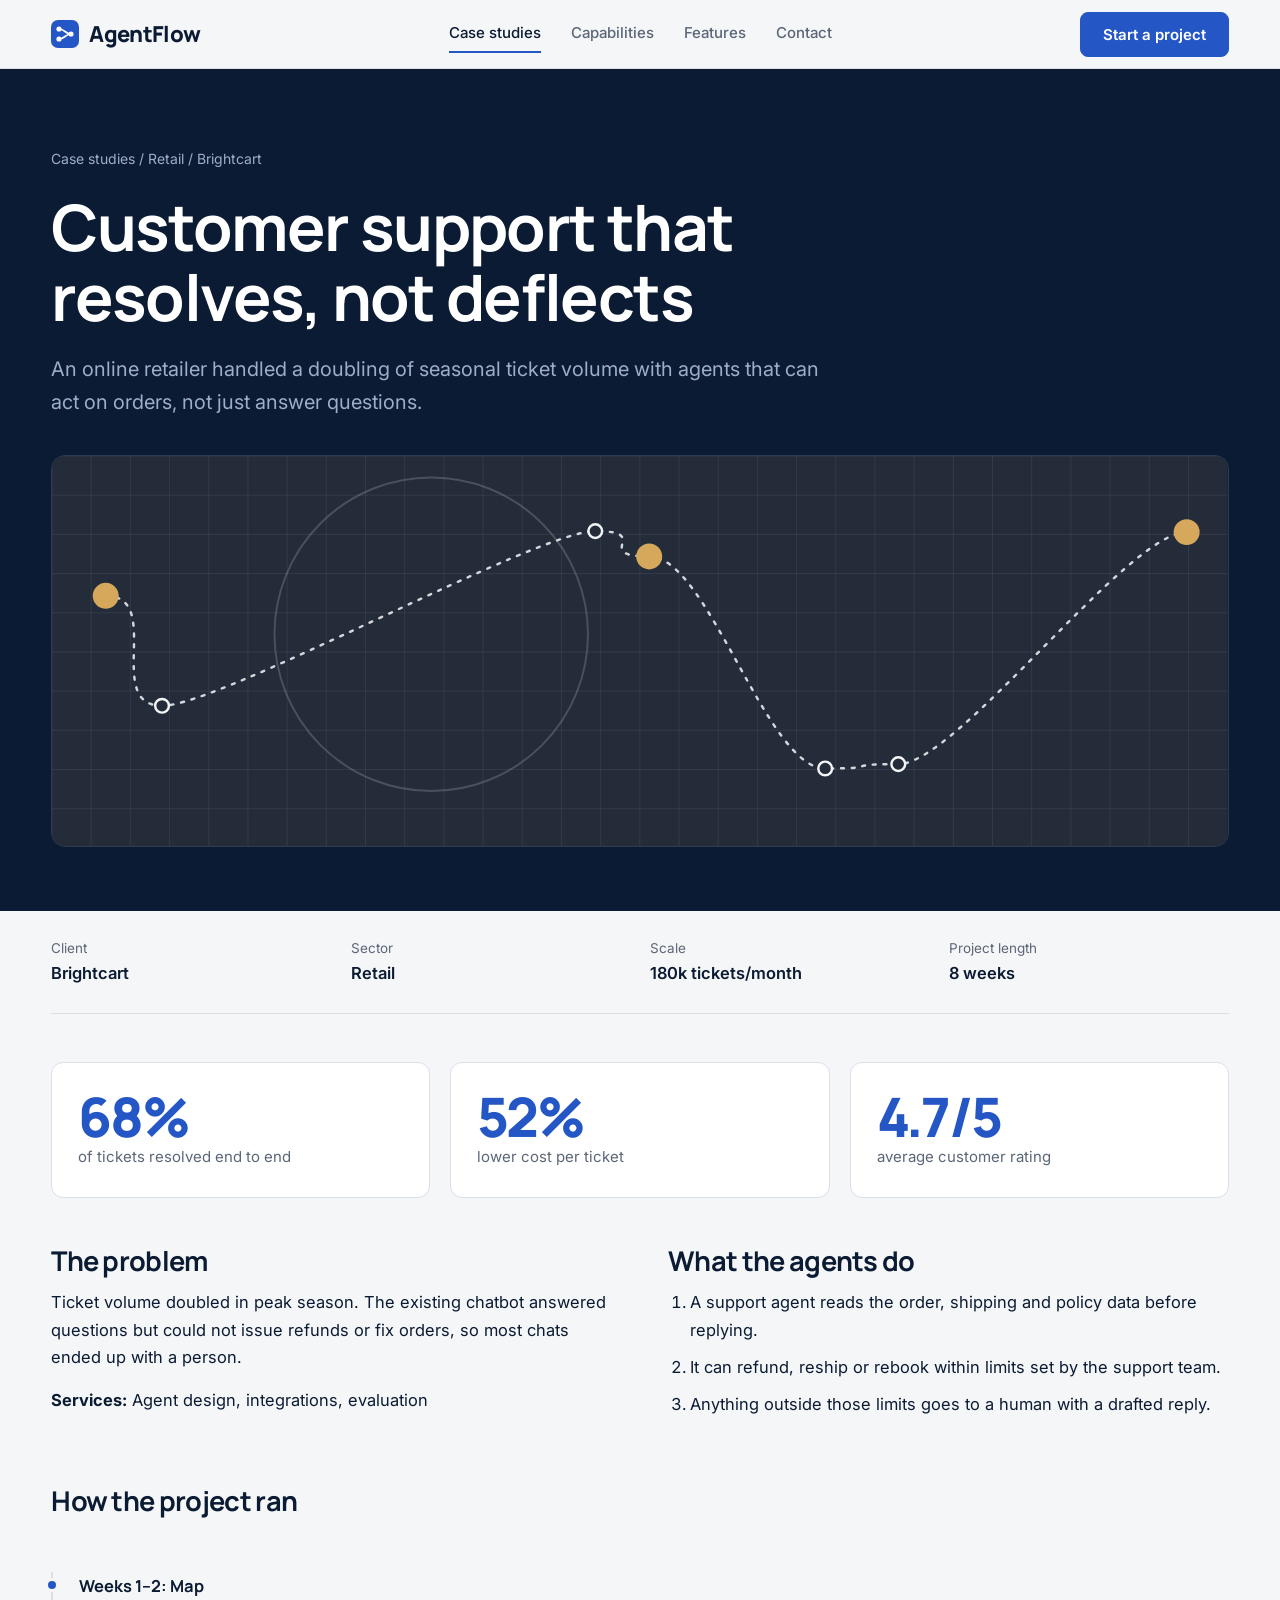
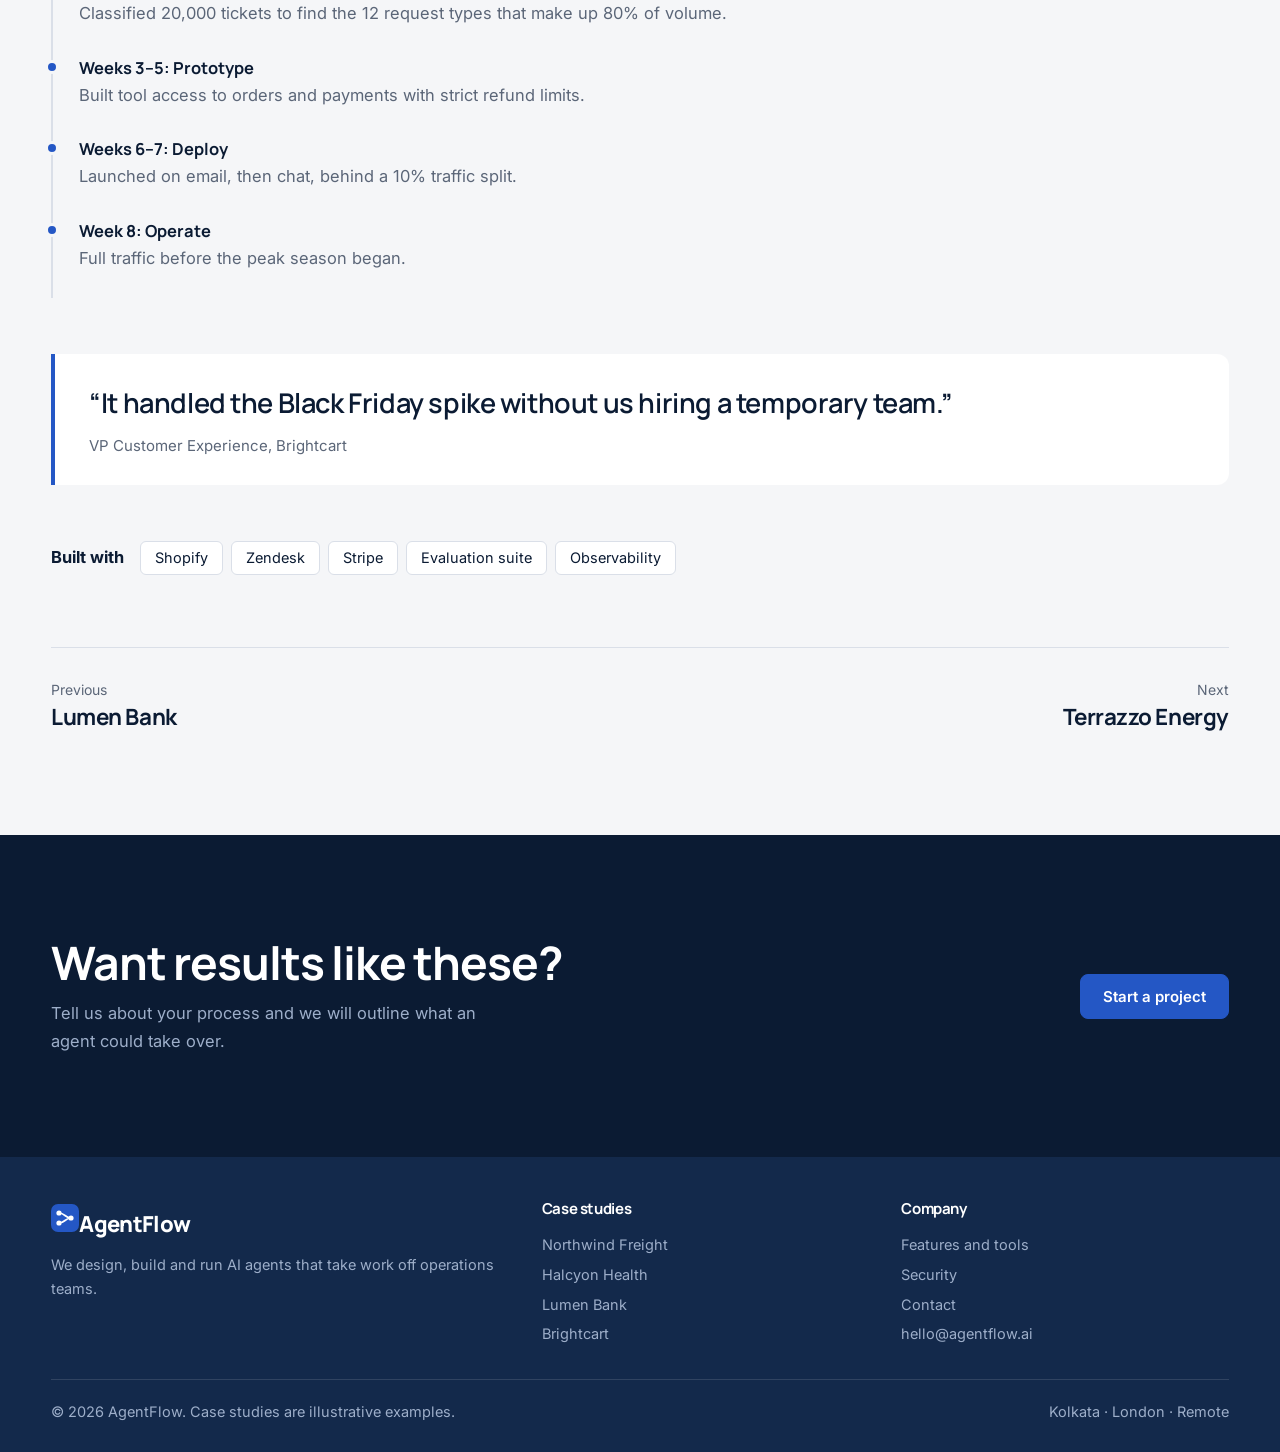
<file: app/case-studies/brightcart.html>
<!DOCTYPE html>
<html lang="en"><head><meta charset="utf-8">
<meta name="viewport" content="width=device-width, initial-scale=1, viewport-fit=cover">
<title>Brightcart case study | AgentFlow</title><meta name="description" content="An online retailer handled a doubling of seasonal ticket volume with agents that can act on orders, not just answer questions.">
<link rel="preconnect" href="https://fonts.googleapis.com"><link rel="preconnect" href="https://fonts.gstatic.com" crossorigin>
<link href="https://fonts.googleapis.com/css2?family=Inter:wght@400;500;600&family=Manrope:wght@600;700;800&display=swap" rel="stylesheet">
<link rel="stylesheet" href="../assets/css/styles.css"></head><body>
<a class="skip" href="#main">Skip to content</a>
<header class="site"><div class="wrap">
<a class="logo" href="../index.html"><svg viewBox="0 0 28 28" aria-hidden="true"><rect width="28" height="28" rx="7" fill="#2457C5"/><circle cx="8" cy="9" r="2.6" fill="#fff"/><circle cx="20" cy="14" r="2.6" fill="#fff"/><circle cx="8" cy="19" r="2.6" fill="#fff"/><path d="M8 9C14 9 14 14 20 14M8 19C14 19 14 14 20 14" stroke="#fff" stroke-width="1.7" fill="none"/></svg>AgentFlow</a>
<nav class="main" aria-label="Main"><a href="../index.html#work" aria-current="page">Case studies</a><a href="../index.html#capabilities">Capabilities</a><a href="../features.html">Features</a><a href="../contact.html">Contact</a></nav>
<a class="btn" href="../contact.html">Start a project</a></div></header>

<main id="main">
<div class="chero"><div class="wrap">
 <p class="crumb"><a href="../index.html#work">Case studies</a> / Retail / Brightcart</p>
 <h1>Customer support that resolves, not deflects</h1><p class="sum">An online retailer handled a doubling of seasonal ticket volume with agents that can act on orders, not just answer questions.</p>
 <div class="cart" data-art data-seed="4" data-bg="#242C3A" data-fg="#F3F4F6" data-ac="#D6A85C" data-w="1200" data-h="400"></div>
</div></div>
<div class="wrap">
 <div class="meta"><div><span>Client</span><b>Brightcart</b></div><div><span>Sector</span><b>Retail</b></div><div><span>Scale</span><b>180k tickets/month</b></div><div><span>Project length</span><b>8 weeks</b></div></div>
 <div class="results"><div><b>68%</b><span>of tickets resolved end to end</span></div><div><b>52%</b><span>lower cost per ticket</span></div><div><b>4.7/5</b><span>average customer rating</span></div></div>
 <div class="two prose"><div><h2>The problem</h2><p>Ticket volume doubled in peak season. The existing chatbot answered questions but could not issue refunds or fix orders, so most chats ended up with a person.</p><p><strong>Services:</strong> Agent design, integrations, evaluation</p></div>
 <div><h2>What the agents do</h2><ol><li>A support agent reads the order, shipping and policy data before replying.</li><li>It can refund, reship or rebook within limits set by the support team.</li><li>Anything outside those limits goes to a human with a drafted reply.</li></ol></div></div>
 <div class="prose" style="margin-top:56px"><h2>How the project ran</h2></div>
 <div class="timeline"><div><b>Weeks 1–2: Map</b><span>Classified 20,000 tickets to find the 12 request types that make up 80% of volume.</span></div><div><b>Weeks 3–5: Prototype</b><span>Built tool access to orders and payments with strict refund limits.</span></div><div><b>Weeks 6–7: Deploy</b><span>Launched on email, then chat, behind a 10% traffic split.</span></div><div><b>Week 8: Operate</b><span>Full traffic before the peak season began.</span></div></div>
 <blockquote>“It handled the Black Friday spike without us hiring a temporary team.”<cite>VP Customer Experience, Brightcart</cite></blockquote>
 <div class="stack"><strong>Built with</strong><span>Shopify</span><span>Zendesk</span><span>Stripe</span><span>Evaluation suite</span><span>Observability</span></div>
 <div class="pn"><a href="lumen-bank.html"><small>Previous</small><strong>Lumen Bank</strong></a><a href="terrazzo-energy.html"><small>Next</small><strong>Terrazzo Energy</strong></a></div>
</div>
<section class="cta" style="margin-top:72px"><div class="wrap"><div><h2>Want results like these?</h2><p>Tell us about your process and we will outline what an agent could take over.</p></div><a class="btn" href="../contact.html">Start a project</a></div></section>
</main>
<footer class="site"><div class="wrap"><div class="cols">
<div><a class="logo" style="color:#fff" href="../index.html"><svg viewBox="0 0 28 28" aria-hidden="true"><rect width="28" height="28" rx="7" fill="#2457C5"/><circle cx="8" cy="9" r="2.6" fill="#fff"/><circle cx="20" cy="14" r="2.6" fill="#fff"/><circle cx="8" cy="19" r="2.6" fill="#fff"/><path d="M8 9C14 9 14 14 20 14M8 19C14 19 14 14 20 14" stroke="#fff" stroke-width="1.7" fill="none"/></svg>AgentFlow</a><p>We design, build and run AI agents that take work off operations teams.</p></div>
<div><h4>Case studies</h4><a href="../case-studies/northwind-freight.html">Northwind Freight</a><a href="../case-studies/halcyon-health.html">Halcyon Health</a><a href="../case-studies/lumen-bank.html">Lumen Bank</a><a href="../case-studies/brightcart.html">Brightcart</a></div>
<div><h4>Company</h4><a href="../features.html">Features and tools</a><a href="../features.html#security">Security</a><a href="../contact.html">Contact</a><a href="mailto:hello@agentflow.ai">hello@agentflow.ai</a></div></div>
<div class="base"><span>© 2026 AgentFlow. Case studies are illustrative examples.</span><span>Kolkata · London · Remote</span></div></div></footer>
<script src="../assets/js/art.js"></script></body></html>
</file>
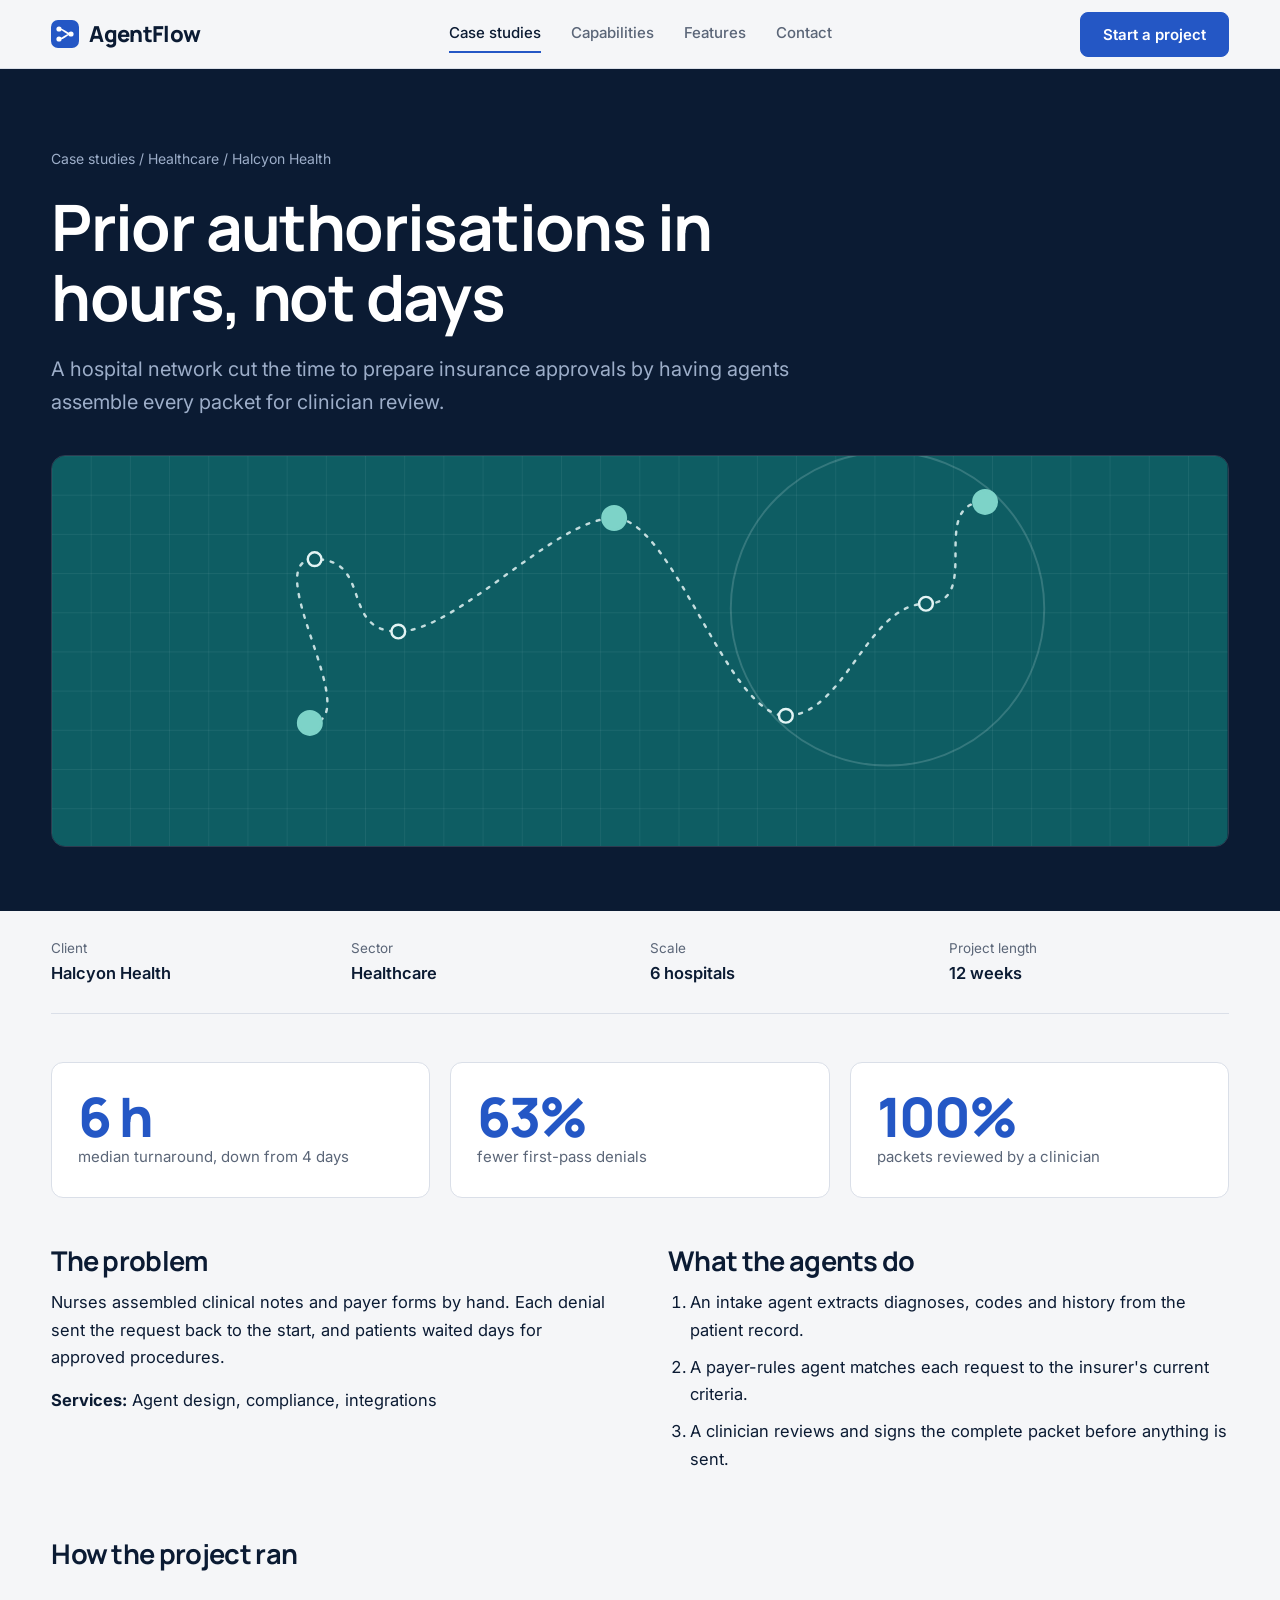
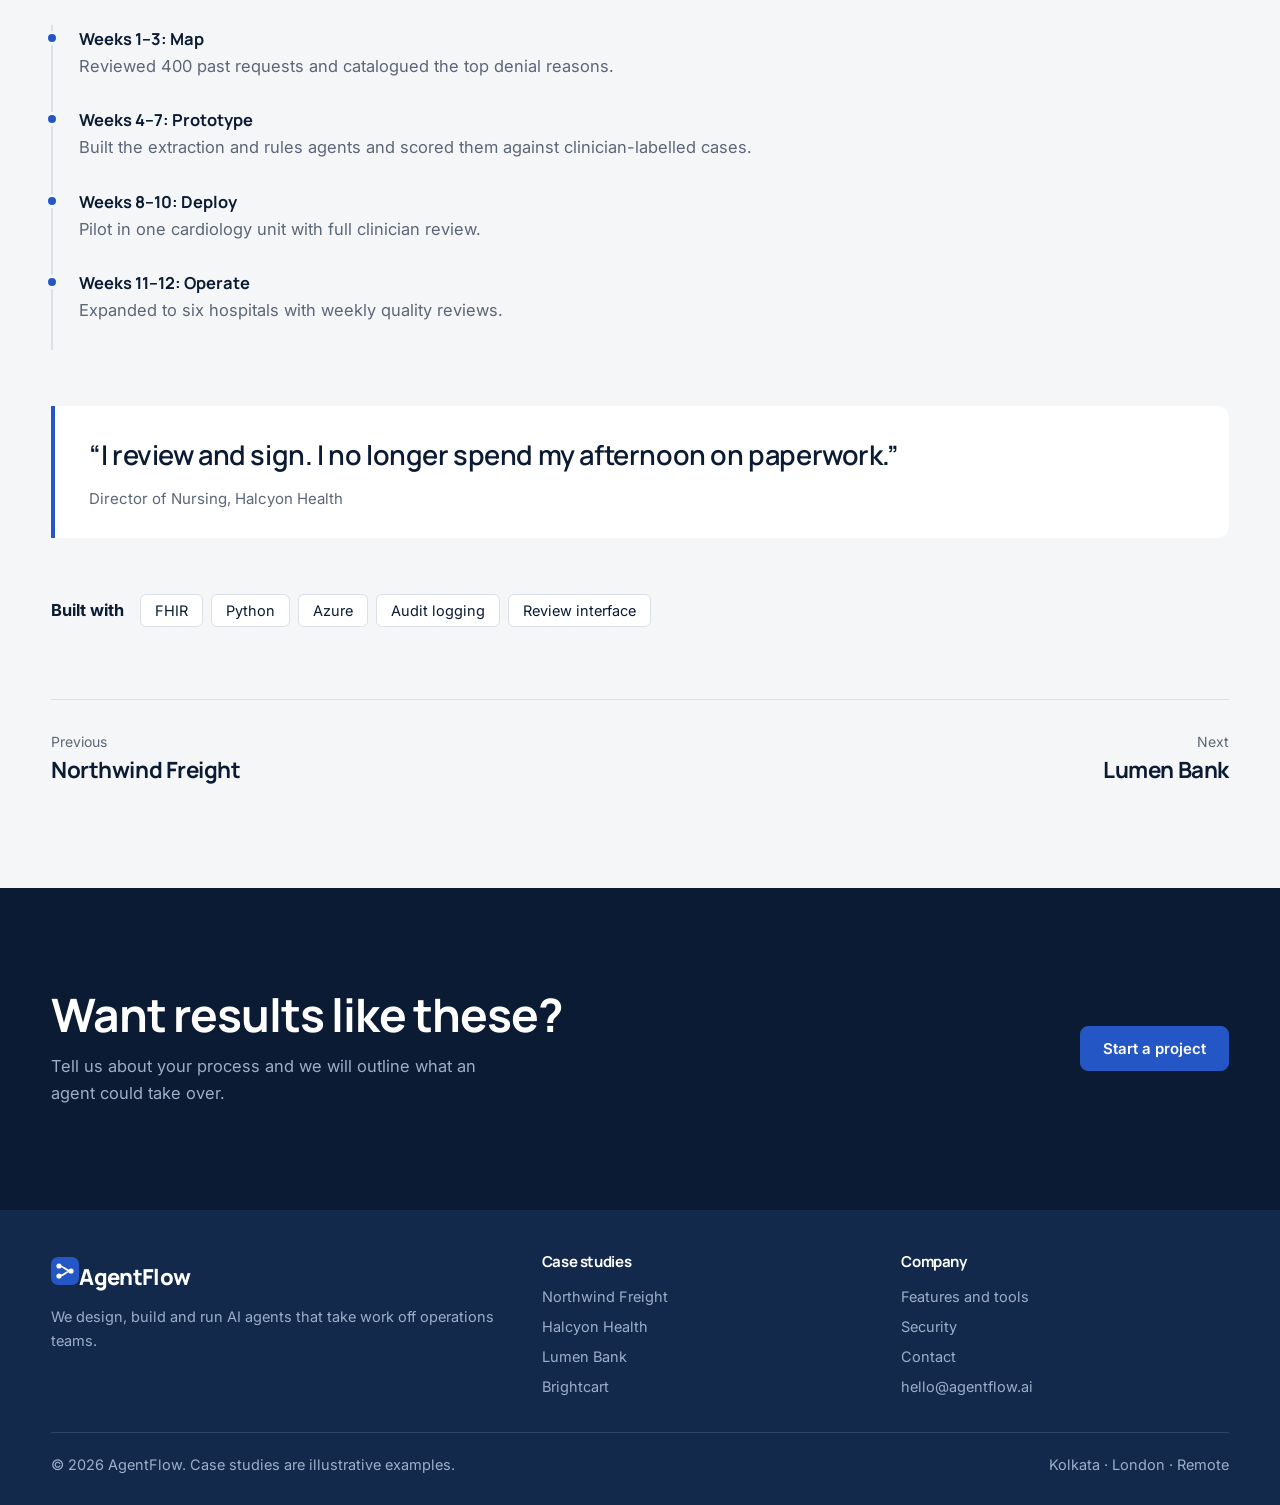
<file: app/case-studies/halcyon-health.html>
<!DOCTYPE html>
<html lang="en"><head><meta charset="utf-8">
<meta name="viewport" content="width=device-width, initial-scale=1, viewport-fit=cover">
<title>Halcyon Health case study | AgentFlow</title><meta name="description" content="A hospital network cut the time to prepare insurance approvals by having agents assemble every packet for clinician review.">
<link rel="preconnect" href="https://fonts.googleapis.com"><link rel="preconnect" href="https://fonts.gstatic.com" crossorigin>
<link href="https://fonts.googleapis.com/css2?family=Inter:wght@400;500;600&family=Manrope:wght@600;700;800&display=swap" rel="stylesheet">
<link rel="stylesheet" href="../assets/css/styles.css"></head><body>
<a class="skip" href="#main">Skip to content</a>
<header class="site"><div class="wrap">
<a class="logo" href="../index.html"><svg viewBox="0 0 28 28" aria-hidden="true"><rect width="28" height="28" rx="7" fill="#2457C5"/><circle cx="8" cy="9" r="2.6" fill="#fff"/><circle cx="20" cy="14" r="2.6" fill="#fff"/><circle cx="8" cy="19" r="2.6" fill="#fff"/><path d="M8 9C14 9 14 14 20 14M8 19C14 19 14 14 20 14" stroke="#fff" stroke-width="1.7" fill="none"/></svg>AgentFlow</a>
<nav class="main" aria-label="Main"><a href="../index.html#work" aria-current="page">Case studies</a><a href="../index.html#capabilities">Capabilities</a><a href="../features.html">Features</a><a href="../contact.html">Contact</a></nav>
<a class="btn" href="../contact.html">Start a project</a></div></header>

<main id="main">
<div class="chero"><div class="wrap">
 <p class="crumb"><a href="../index.html#work">Case studies</a> / Healthcare / Halcyon Health</p>
 <h1>Prior authorisations in hours, not days</h1><p class="sum">A hospital network cut the time to prepare insurance approvals by having agents assemble every packet for clinician review.</p>
 <div class="cart" data-art data-seed="2" data-bg="#0E5D63" data-fg="#E3F4F4" data-ac="#7DD3C8" data-w="1200" data-h="400"></div>
</div></div>
<div class="wrap">
 <div class="meta"><div><span>Client</span><b>Halcyon Health</b></div><div><span>Sector</span><b>Healthcare</b></div><div><span>Scale</span><b>6 hospitals</b></div><div><span>Project length</span><b>12 weeks</b></div></div>
 <div class="results"><div><b>6 h</b><span>median turnaround, down from 4 days</span></div><div><b>63%</b><span>fewer first-pass denials</span></div><div><b>100%</b><span>packets reviewed by a clinician</span></div></div>
 <div class="two prose"><div><h2>The problem</h2><p>Nurses assembled clinical notes and payer forms by hand. Each denial sent the request back to the start, and patients waited days for approved procedures.</p><p><strong>Services:</strong> Agent design, compliance, integrations</p></div>
 <div><h2>What the agents do</h2><ol><li>An intake agent extracts diagnoses, codes and history from the patient record.</li><li>A payer-rules agent matches each request to the insurer's current criteria.</li><li>A clinician reviews and signs the complete packet before anything is sent.</li></ol></div></div>
 <div class="prose" style="margin-top:56px"><h2>How the project ran</h2></div>
 <div class="timeline"><div><b>Weeks 1–3: Map</b><span>Reviewed 400 past requests and catalogued the top denial reasons.</span></div><div><b>Weeks 4–7: Prototype</b><span>Built the extraction and rules agents and scored them against clinician-labelled cases.</span></div><div><b>Weeks 8–10: Deploy</b><span>Pilot in one cardiology unit with full clinician review.</span></div><div><b>Weeks 11–12: Operate</b><span>Expanded to six hospitals with weekly quality reviews.</span></div></div>
 <blockquote>“I review and sign. I no longer spend my afternoon on paperwork.”<cite>Director of Nursing, Halcyon Health</cite></blockquote>
 <div class="stack"><strong>Built with</strong><span>FHIR</span><span>Python</span><span>Azure</span><span>Audit logging</span><span>Review interface</span></div>
 <div class="pn"><a href="northwind-freight.html"><small>Previous</small><strong>Northwind Freight</strong></a><a href="lumen-bank.html"><small>Next</small><strong>Lumen Bank</strong></a></div>
</div>
<section class="cta" style="margin-top:72px"><div class="wrap"><div><h2>Want results like these?</h2><p>Tell us about your process and we will outline what an agent could take over.</p></div><a class="btn" href="../contact.html">Start a project</a></div></section>
</main>
<footer class="site"><div class="wrap"><div class="cols">
<div><a class="logo" style="color:#fff" href="../index.html"><svg viewBox="0 0 28 28" aria-hidden="true"><rect width="28" height="28" rx="7" fill="#2457C5"/><circle cx="8" cy="9" r="2.6" fill="#fff"/><circle cx="20" cy="14" r="2.6" fill="#fff"/><circle cx="8" cy="19" r="2.6" fill="#fff"/><path d="M8 9C14 9 14 14 20 14M8 19C14 19 14 14 20 14" stroke="#fff" stroke-width="1.7" fill="none"/></svg>AgentFlow</a><p>We design, build and run AI agents that take work off operations teams.</p></div>
<div><h4>Case studies</h4><a href="../case-studies/northwind-freight.html">Northwind Freight</a><a href="../case-studies/halcyon-health.html">Halcyon Health</a><a href="../case-studies/lumen-bank.html">Lumen Bank</a><a href="../case-studies/brightcart.html">Brightcart</a></div>
<div><h4>Company</h4><a href="../features.html">Features and tools</a><a href="../features.html#security">Security</a><a href="../contact.html">Contact</a><a href="mailto:hello@agentflow.ai">hello@agentflow.ai</a></div></div>
<div class="base"><span>© 2026 AgentFlow. Case studies are illustrative examples.</span><span>Kolkata · London · Remote</span></div></div></footer>
<script src="../assets/js/art.js"></script></body></html>
</file>
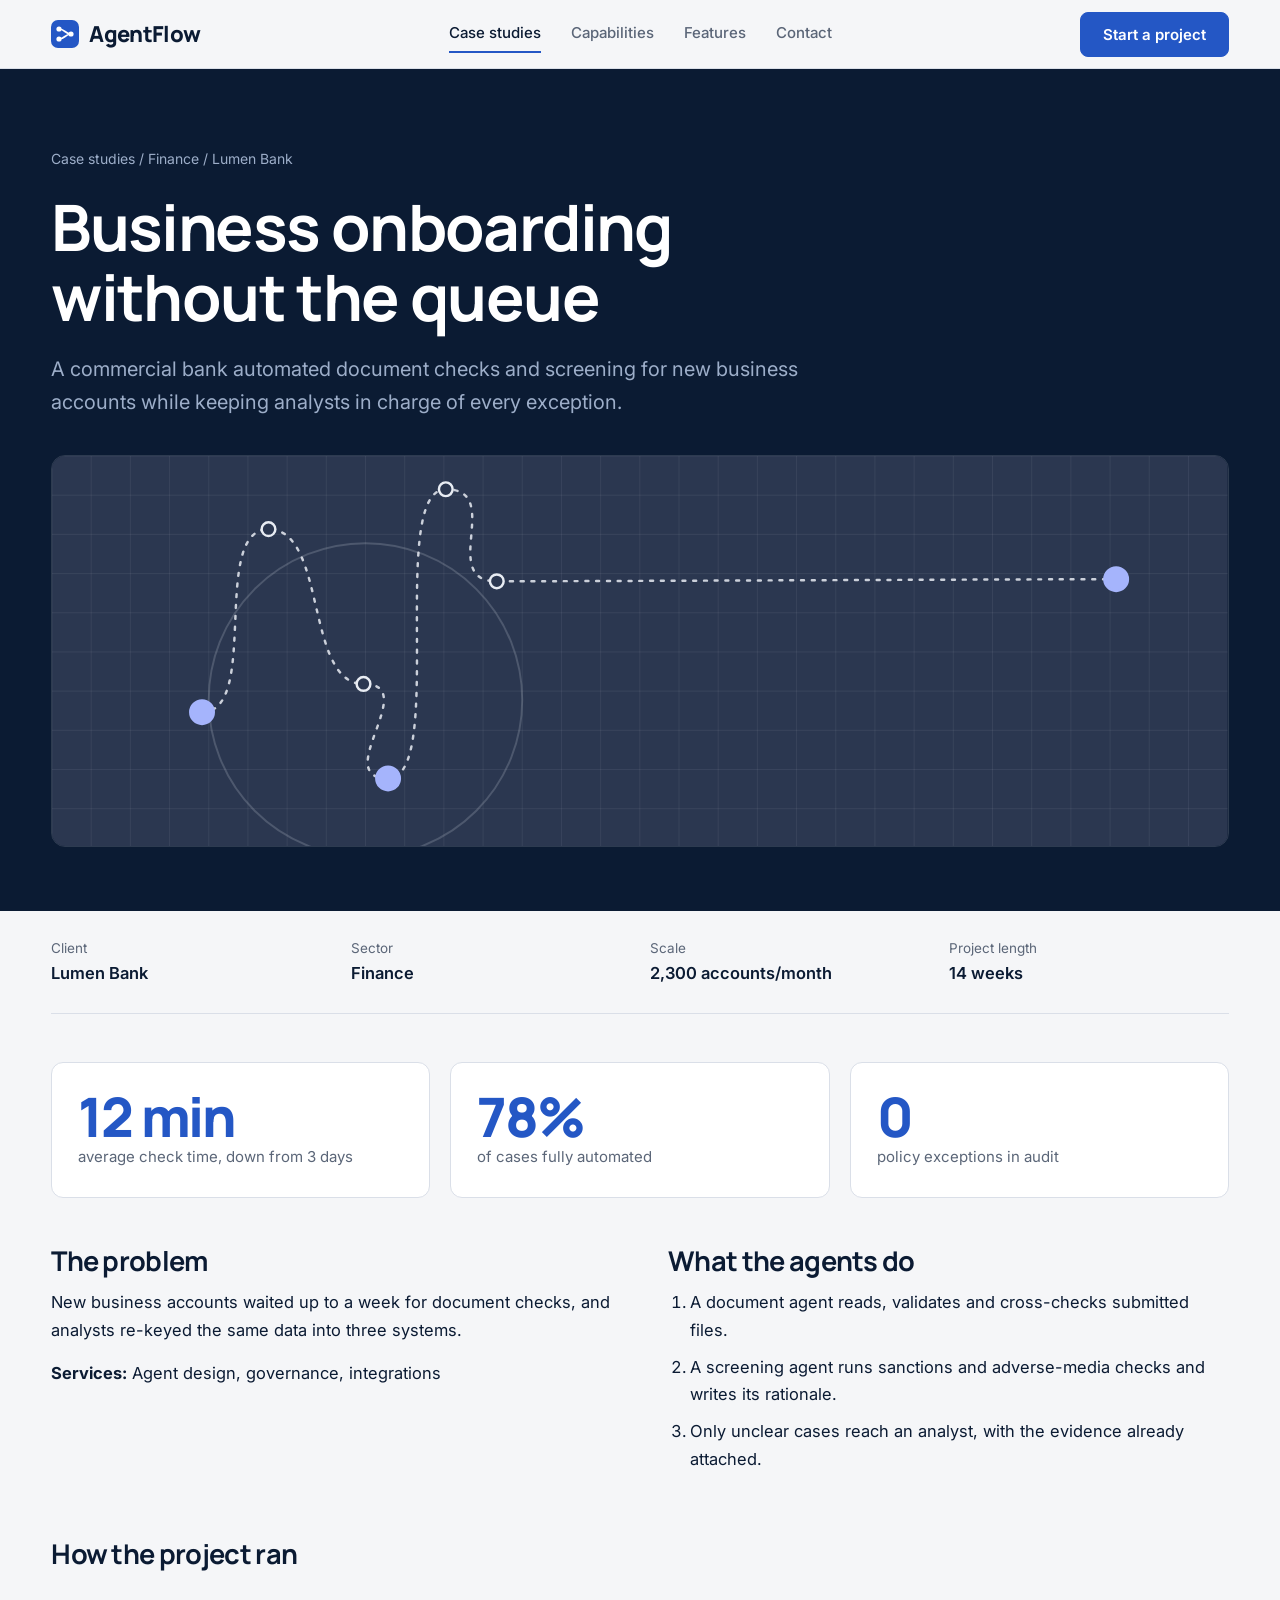
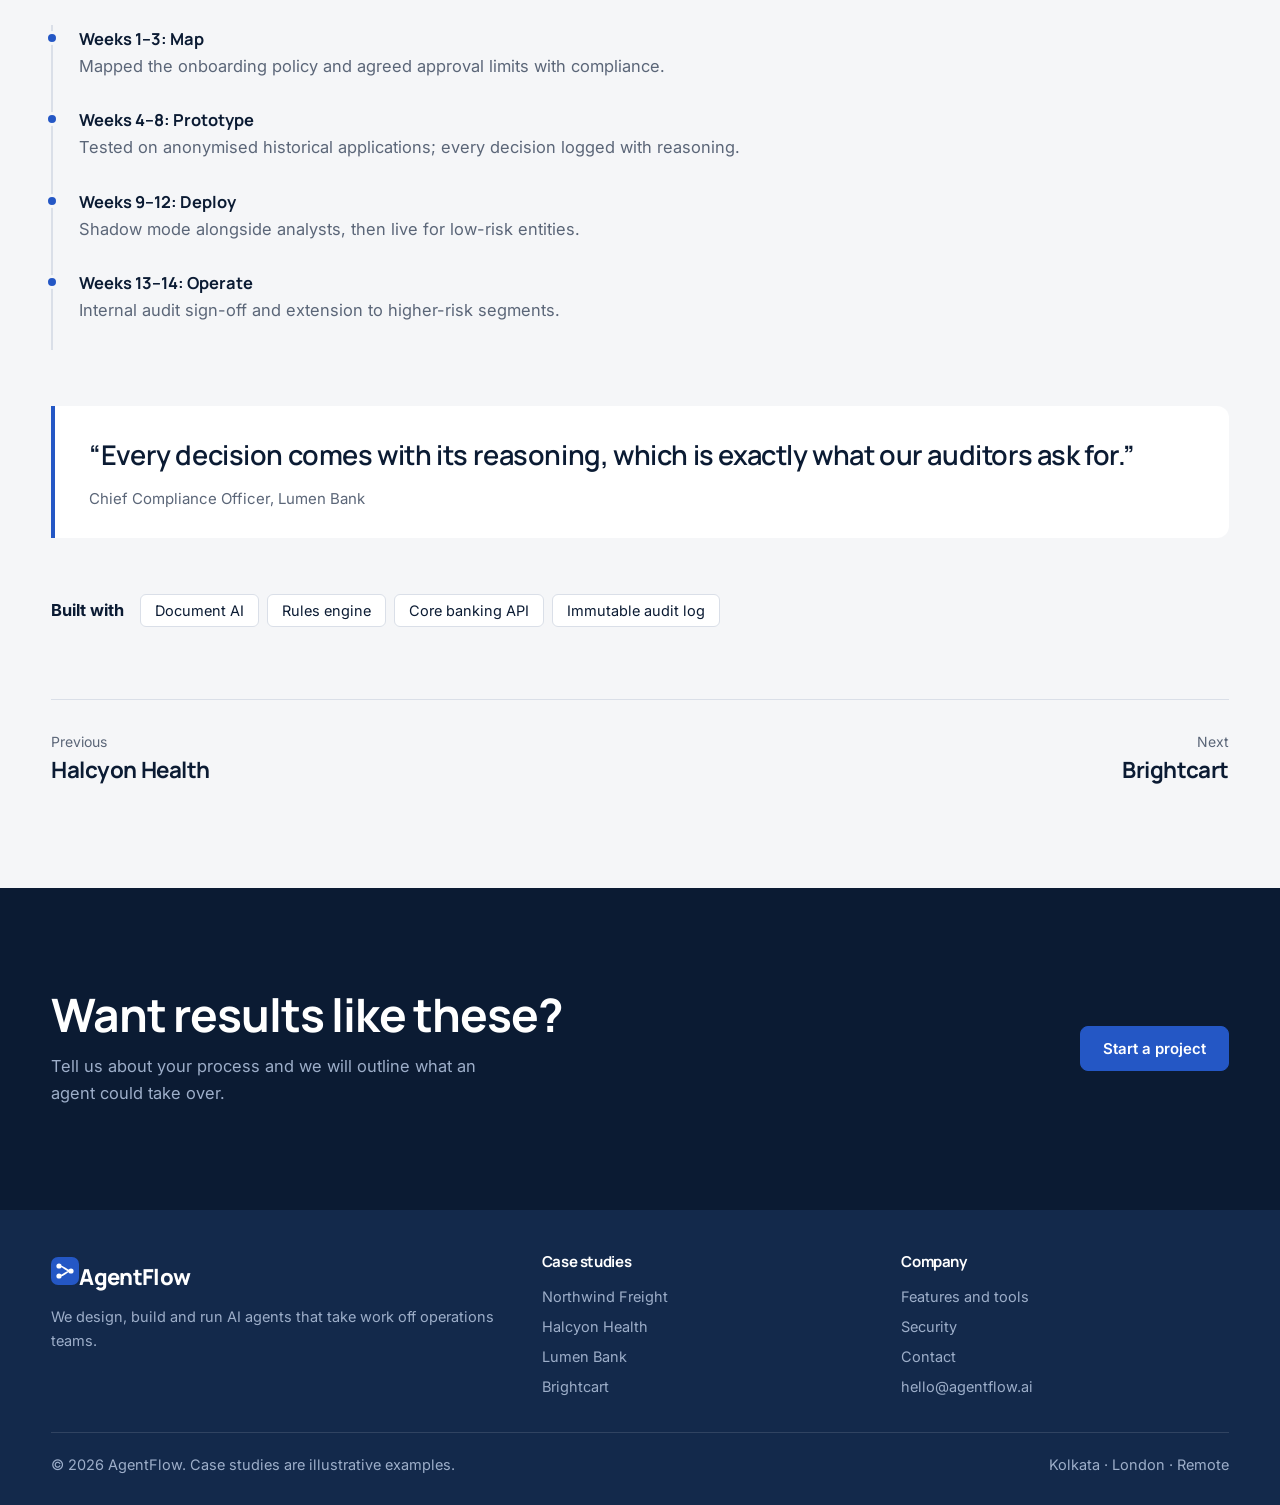
<file: app/case-studies/lumen-bank.html>
<!DOCTYPE html>
<html lang="en"><head><meta charset="utf-8">
<meta name="viewport" content="width=device-width, initial-scale=1, viewport-fit=cover">
<title>Lumen Bank case study | AgentFlow</title><meta name="description" content="A commercial bank automated document checks and screening for new business accounts while keeping analysts in charge of every exception.">
<link rel="preconnect" href="https://fonts.googleapis.com"><link rel="preconnect" href="https://fonts.gstatic.com" crossorigin>
<link href="https://fonts.googleapis.com/css2?family=Inter:wght@400;500;600&family=Manrope:wght@600;700;800&display=swap" rel="stylesheet">
<link rel="stylesheet" href="../assets/css/styles.css"></head><body>
<a class="skip" href="#main">Skip to content</a>
<header class="site"><div class="wrap">
<a class="logo" href="../index.html"><svg viewBox="0 0 28 28" aria-hidden="true"><rect width="28" height="28" rx="7" fill="#2457C5"/><circle cx="8" cy="9" r="2.6" fill="#fff"/><circle cx="20" cy="14" r="2.6" fill="#fff"/><circle cx="8" cy="19" r="2.6" fill="#fff"/><path d="M8 9C14 9 14 14 20 14M8 19C14 19 14 14 20 14" stroke="#fff" stroke-width="1.7" fill="none"/></svg>AgentFlow</a>
<nav class="main" aria-label="Main"><a href="../index.html#work" aria-current="page">Case studies</a><a href="../index.html#capabilities">Capabilities</a><a href="../features.html">Features</a><a href="../contact.html">Contact</a></nav>
<a class="btn" href="../contact.html">Start a project</a></div></header>

<main id="main">
<div class="chero"><div class="wrap">
 <p class="crumb"><a href="../index.html#work">Case studies</a> / Finance / Lumen Bank</p>
 <h1>Business onboarding without the queue</h1><p class="sum">A commercial bank automated document checks and screening for new business accounts while keeping analysts in charge of every exception.</p>
 <div class="cart" data-art data-seed="3" data-bg="#2B3750" data-fg="#E8ECF3" data-ac="#A5B4FC" data-w="1200" data-h="400"></div>
</div></div>
<div class="wrap">
 <div class="meta"><div><span>Client</span><b>Lumen Bank</b></div><div><span>Sector</span><b>Finance</b></div><div><span>Scale</span><b>2,300 accounts/month</b></div><div><span>Project length</span><b>14 weeks</b></div></div>
 <div class="results"><div><b>12 min</b><span>average check time, down from 3 days</span></div><div><b>78%</b><span>of cases fully automated</span></div><div><b>0</b><span>policy exceptions in audit</span></div></div>
 <div class="two prose"><div><h2>The problem</h2><p>New business accounts waited up to a week for document checks, and analysts re-keyed the same data into three systems.</p><p><strong>Services:</strong> Agent design, governance, integrations</p></div>
 <div><h2>What the agents do</h2><ol><li>A document agent reads, validates and cross-checks submitted files.</li><li>A screening agent runs sanctions and adverse-media checks and writes its rationale.</li><li>Only unclear cases reach an analyst, with the evidence already attached.</li></ol></div></div>
 <div class="prose" style="margin-top:56px"><h2>How the project ran</h2></div>
 <div class="timeline"><div><b>Weeks 1–3: Map</b><span>Mapped the onboarding policy and agreed approval limits with compliance.</span></div><div><b>Weeks 4–8: Prototype</b><span>Tested on anonymised historical applications; every decision logged with reasoning.</span></div><div><b>Weeks 9–12: Deploy</b><span>Shadow mode alongside analysts, then live for low-risk entities.</span></div><div><b>Weeks 13–14: Operate</b><span>Internal audit sign-off and extension to higher-risk segments.</span></div></div>
 <blockquote>“Every decision comes with its reasoning, which is exactly what our auditors ask for.”<cite>Chief Compliance Officer, Lumen Bank</cite></blockquote>
 <div class="stack"><strong>Built with</strong><span>Document AI</span><span>Rules engine</span><span>Core banking API</span><span>Immutable audit log</span></div>
 <div class="pn"><a href="halcyon-health.html"><small>Previous</small><strong>Halcyon Health</strong></a><a href="brightcart.html"><small>Next</small><strong>Brightcart</strong></a></div>
</div>
<section class="cta" style="margin-top:72px"><div class="wrap"><div><h2>Want results like these?</h2><p>Tell us about your process and we will outline what an agent could take over.</p></div><a class="btn" href="../contact.html">Start a project</a></div></section>
</main>
<footer class="site"><div class="wrap"><div class="cols">
<div><a class="logo" style="color:#fff" href="../index.html"><svg viewBox="0 0 28 28" aria-hidden="true"><rect width="28" height="28" rx="7" fill="#2457C5"/><circle cx="8" cy="9" r="2.6" fill="#fff"/><circle cx="20" cy="14" r="2.6" fill="#fff"/><circle cx="8" cy="19" r="2.6" fill="#fff"/><path d="M8 9C14 9 14 14 20 14M8 19C14 19 14 14 20 14" stroke="#fff" stroke-width="1.7" fill="none"/></svg>AgentFlow</a><p>We design, build and run AI agents that take work off operations teams.</p></div>
<div><h4>Case studies</h4><a href="../case-studies/northwind-freight.html">Northwind Freight</a><a href="../case-studies/halcyon-health.html">Halcyon Health</a><a href="../case-studies/lumen-bank.html">Lumen Bank</a><a href="../case-studies/brightcart.html">Brightcart</a></div>
<div><h4>Company</h4><a href="../features.html">Features and tools</a><a href="../features.html#security">Security</a><a href="../contact.html">Contact</a><a href="mailto:hello@agentflow.ai">hello@agentflow.ai</a></div></div>
<div class="base"><span>© 2026 AgentFlow. Case studies are illustrative examples.</span><span>Kolkata · London · Remote</span></div></div></footer>
<script src="../assets/js/art.js"></script></body></html>
</file>
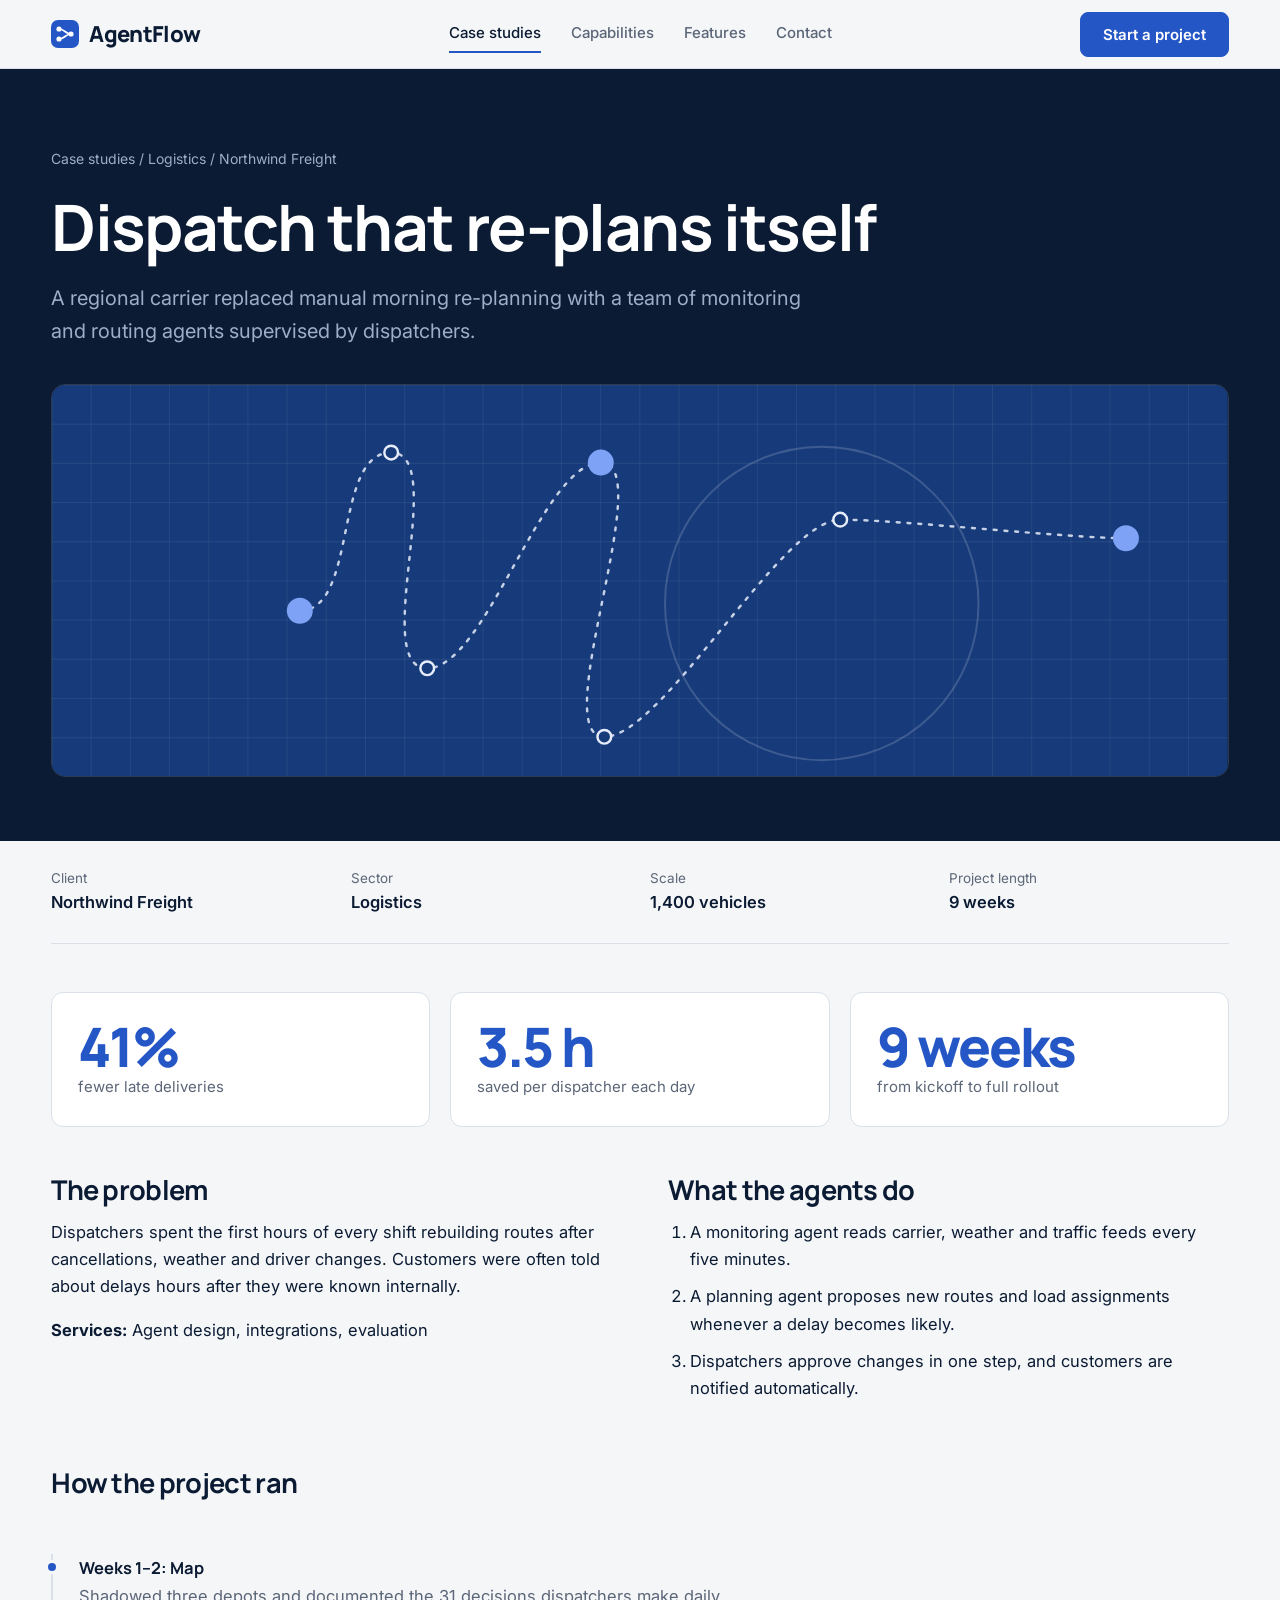
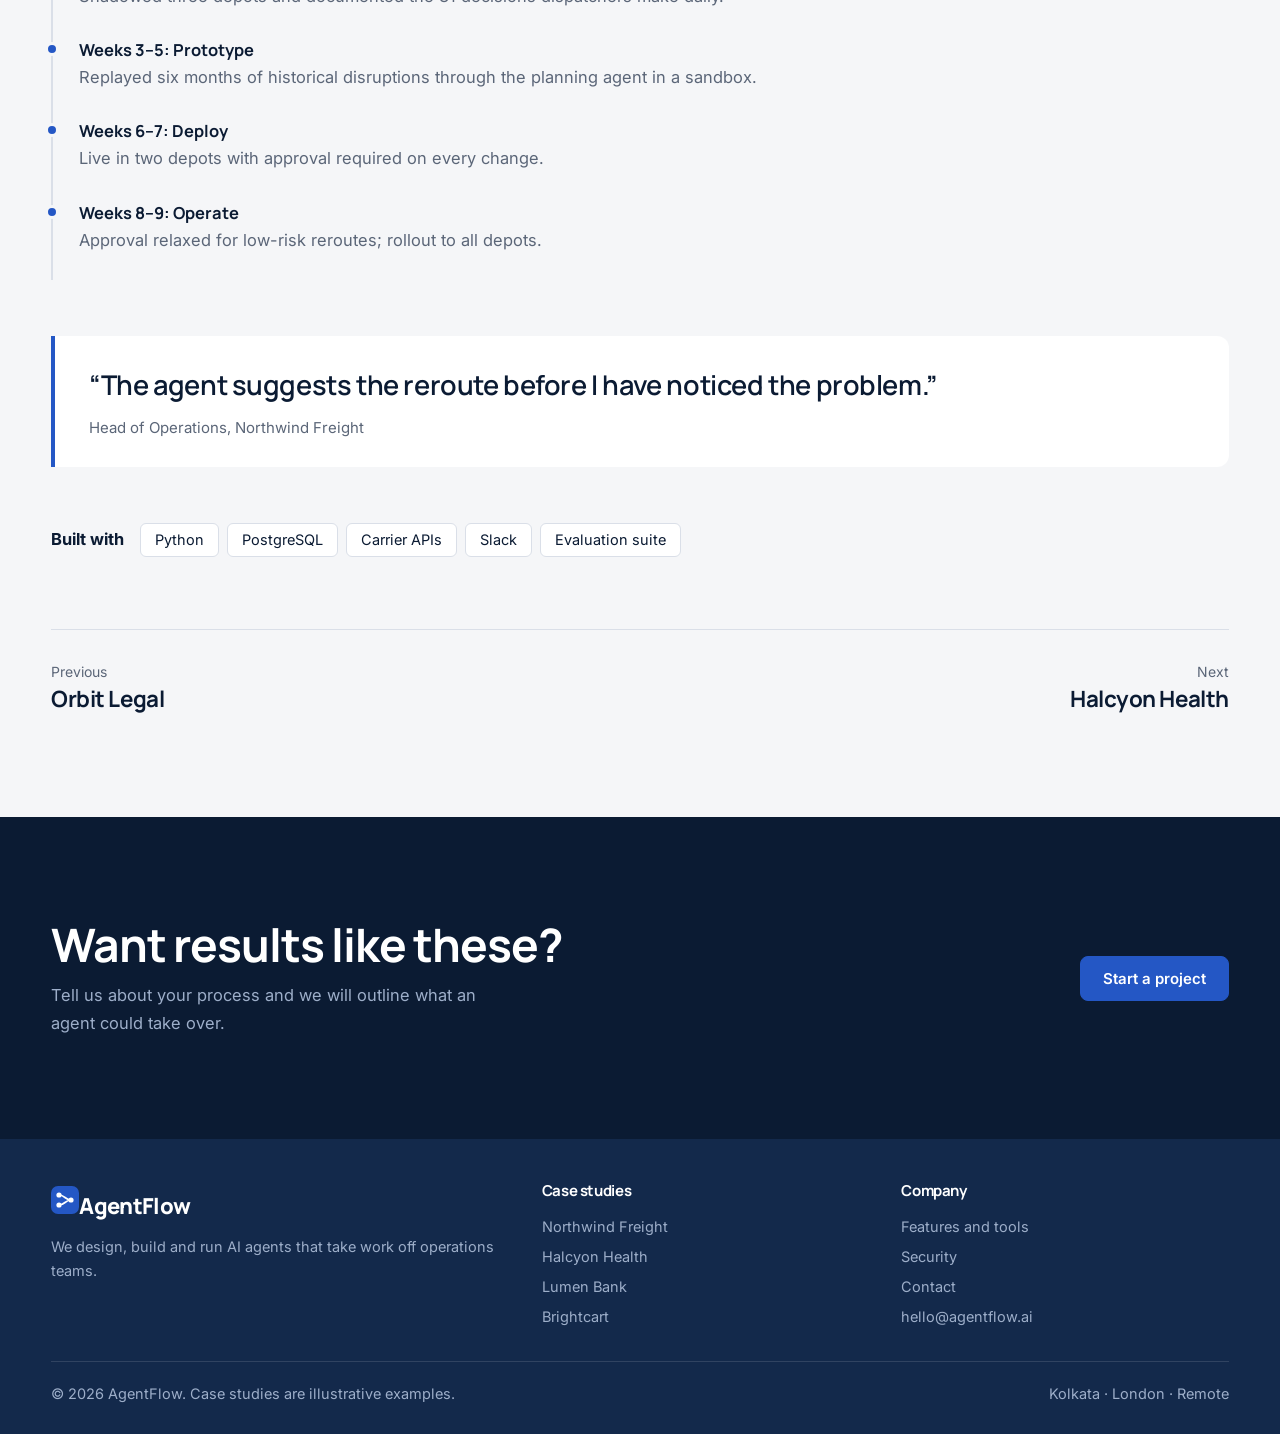
<file: app/case-studies/northwind-freight.html>
<!DOCTYPE html>
<html lang="en"><head><meta charset="utf-8">
<meta name="viewport" content="width=device-width, initial-scale=1, viewport-fit=cover">
<title>Northwind Freight case study | AgentFlow</title><meta name="description" content="A regional carrier replaced manual morning re-planning with a team of monitoring and routing agents supervised by dispatchers.">
<link rel="preconnect" href="https://fonts.googleapis.com"><link rel="preconnect" href="https://fonts.gstatic.com" crossorigin>
<link href="https://fonts.googleapis.com/css2?family=Inter:wght@400;500;600&family=Manrope:wght@600;700;800&display=swap" rel="stylesheet">
<link rel="stylesheet" href="../assets/css/styles.css"></head><body>
<a class="skip" href="#main">Skip to content</a>
<header class="site"><div class="wrap">
<a class="logo" href="../index.html"><svg viewBox="0 0 28 28" aria-hidden="true"><rect width="28" height="28" rx="7" fill="#2457C5"/><circle cx="8" cy="9" r="2.6" fill="#fff"/><circle cx="20" cy="14" r="2.6" fill="#fff"/><circle cx="8" cy="19" r="2.6" fill="#fff"/><path d="M8 9C14 9 14 14 20 14M8 19C14 19 14 14 20 14" stroke="#fff" stroke-width="1.7" fill="none"/></svg>AgentFlow</a>
<nav class="main" aria-label="Main"><a href="../index.html#work" aria-current="page">Case studies</a><a href="../index.html#capabilities">Capabilities</a><a href="../features.html">Features</a><a href="../contact.html">Contact</a></nav>
<a class="btn" href="../contact.html">Start a project</a></div></header>

<main id="main">
<div class="chero"><div class="wrap">
 <p class="crumb"><a href="../index.html#work">Case studies</a> / Logistics / Northwind Freight</p>
 <h1>Dispatch that re-plans itself</h1><p class="sum">A regional carrier replaced manual morning re-planning with a team of monitoring and routing agents supervised by dispatchers.</p>
 <div class="cart" data-art data-seed="1" data-bg="#173B7A" data-fg="#E6ECFA" data-ac="#7EA2F5" data-w="1200" data-h="400"></div>
</div></div>
<div class="wrap">
 <div class="meta"><div><span>Client</span><b>Northwind Freight</b></div><div><span>Sector</span><b>Logistics</b></div><div><span>Scale</span><b>1,400 vehicles</b></div><div><span>Project length</span><b>9 weeks</b></div></div>
 <div class="results"><div><b>41%</b><span>fewer late deliveries</span></div><div><b>3.5 h</b><span>saved per dispatcher each day</span></div><div><b>9 weeks</b><span>from kickoff to full rollout</span></div></div>
 <div class="two prose"><div><h2>The problem</h2><p>Dispatchers spent the first hours of every shift rebuilding routes after cancellations, weather and driver changes. Customers were often told about delays hours after they were known internally.</p><p><strong>Services:</strong> Agent design, integrations, evaluation</p></div>
 <div><h2>What the agents do</h2><ol><li>A monitoring agent reads carrier, weather and traffic feeds every five minutes.</li><li>A planning agent proposes new routes and load assignments whenever a delay becomes likely.</li><li>Dispatchers approve changes in one step, and customers are notified automatically.</li></ol></div></div>
 <div class="prose" style="margin-top:56px"><h2>How the project ran</h2></div>
 <div class="timeline"><div><b>Weeks 1–2: Map</b><span>Shadowed three depots and documented the 31 decisions dispatchers make daily.</span></div><div><b>Weeks 3–5: Prototype</b><span>Replayed six months of historical disruptions through the planning agent in a sandbox.</span></div><div><b>Weeks 6–7: Deploy</b><span>Live in two depots with approval required on every change.</span></div><div><b>Weeks 8–9: Operate</b><span>Approval relaxed for low-risk reroutes; rollout to all depots.</span></div></div>
 <blockquote>“The agent suggests the reroute before I have noticed the problem.”<cite>Head of Operations, Northwind Freight</cite></blockquote>
 <div class="stack"><strong>Built with</strong><span>Python</span><span>PostgreSQL</span><span>Carrier APIs</span><span>Slack</span><span>Evaluation suite</span></div>
 <div class="pn"><a href="orbit-legal.html"><small>Previous</small><strong>Orbit Legal</strong></a><a href="halcyon-health.html"><small>Next</small><strong>Halcyon Health</strong></a></div>
</div>
<section class="cta" style="margin-top:72px"><div class="wrap"><div><h2>Want results like these?</h2><p>Tell us about your process and we will outline what an agent could take over.</p></div><a class="btn" href="../contact.html">Start a project</a></div></section>
</main>
<footer class="site"><div class="wrap"><div class="cols">
<div><a class="logo" style="color:#fff" href="../index.html"><svg viewBox="0 0 28 28" aria-hidden="true"><rect width="28" height="28" rx="7" fill="#2457C5"/><circle cx="8" cy="9" r="2.6" fill="#fff"/><circle cx="20" cy="14" r="2.6" fill="#fff"/><circle cx="8" cy="19" r="2.6" fill="#fff"/><path d="M8 9C14 9 14 14 20 14M8 19C14 19 14 14 20 14" stroke="#fff" stroke-width="1.7" fill="none"/></svg>AgentFlow</a><p>We design, build and run AI agents that take work off operations teams.</p></div>
<div><h4>Case studies</h4><a href="../case-studies/northwind-freight.html">Northwind Freight</a><a href="../case-studies/halcyon-health.html">Halcyon Health</a><a href="../case-studies/lumen-bank.html">Lumen Bank</a><a href="../case-studies/brightcart.html">Brightcart</a></div>
<div><h4>Company</h4><a href="../features.html">Features and tools</a><a href="../features.html#security">Security</a><a href="../contact.html">Contact</a><a href="mailto:hello@agentflow.ai">hello@agentflow.ai</a></div></div>
<div class="base"><span>© 2026 AgentFlow. Case studies are illustrative examples.</span><span>Kolkata · London · Remote</span></div></div></footer>
<script src="../assets/js/art.js"></script></body></html>
</file>
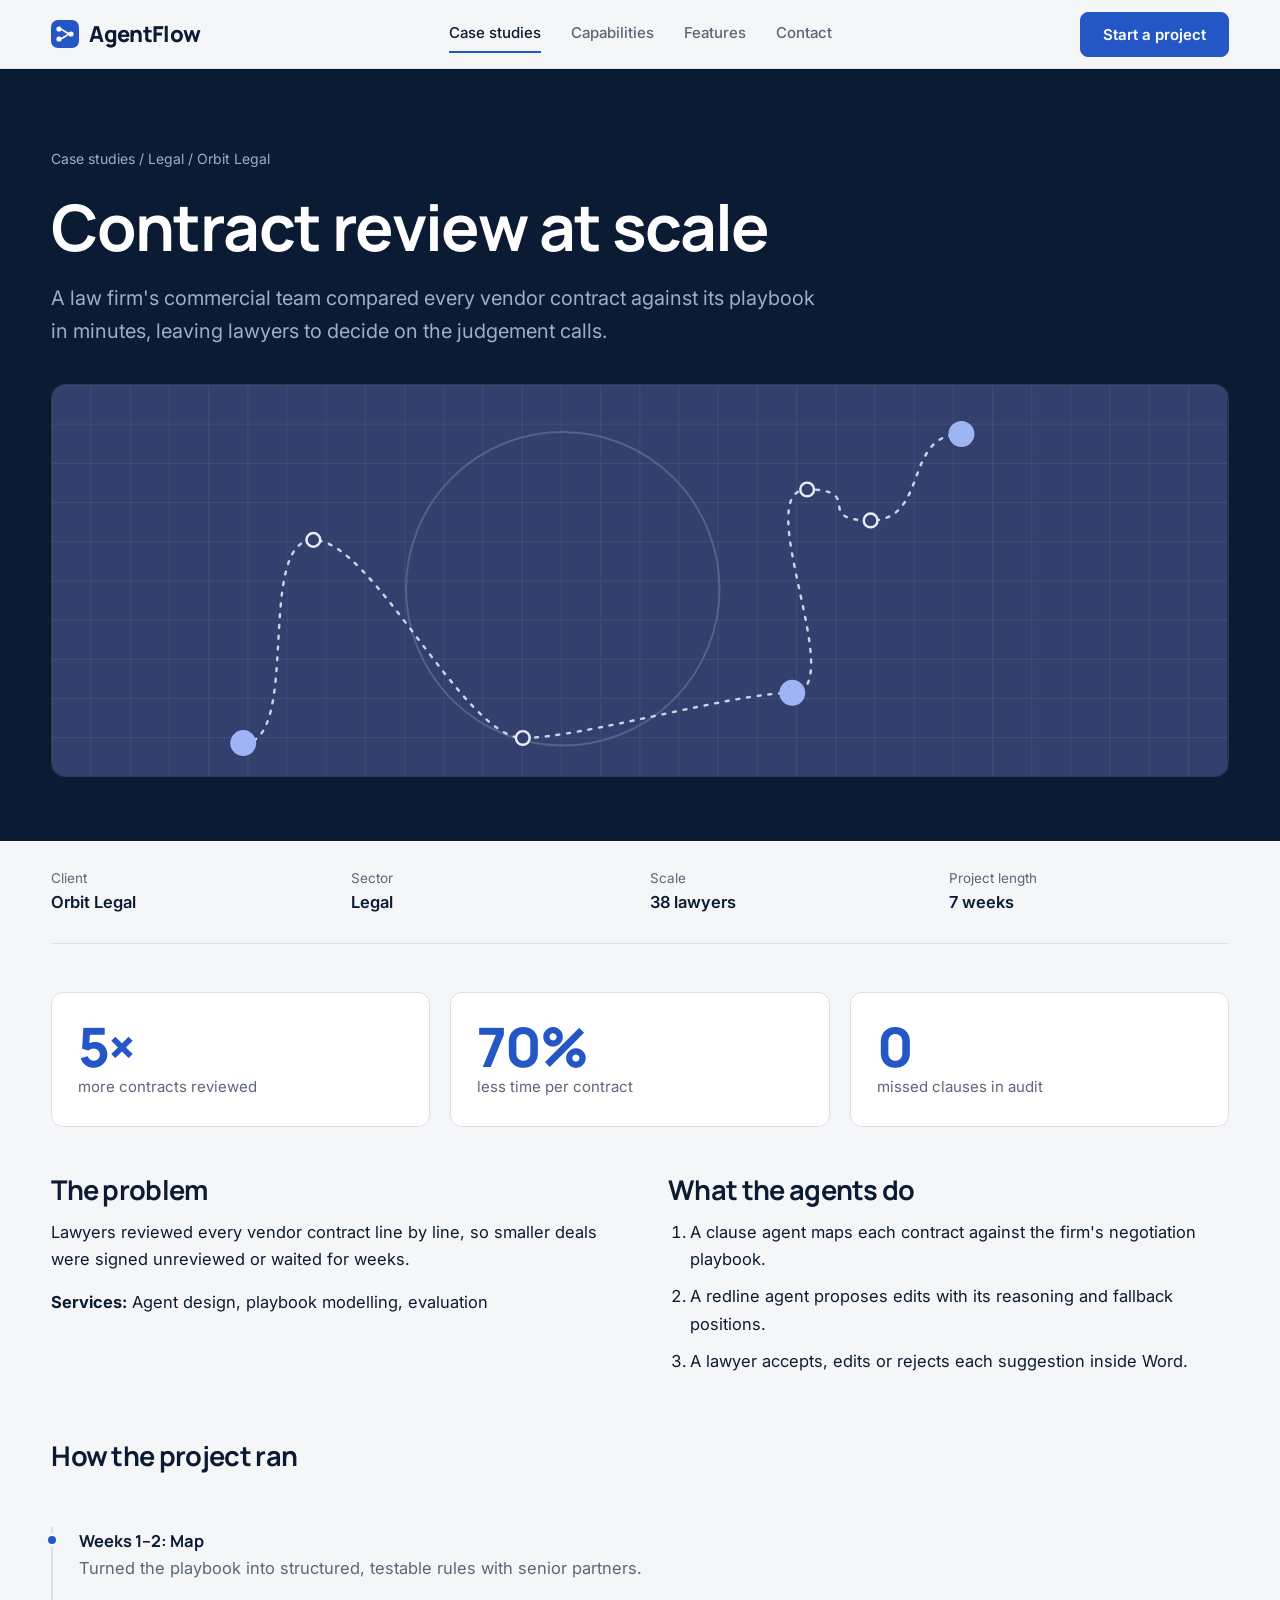
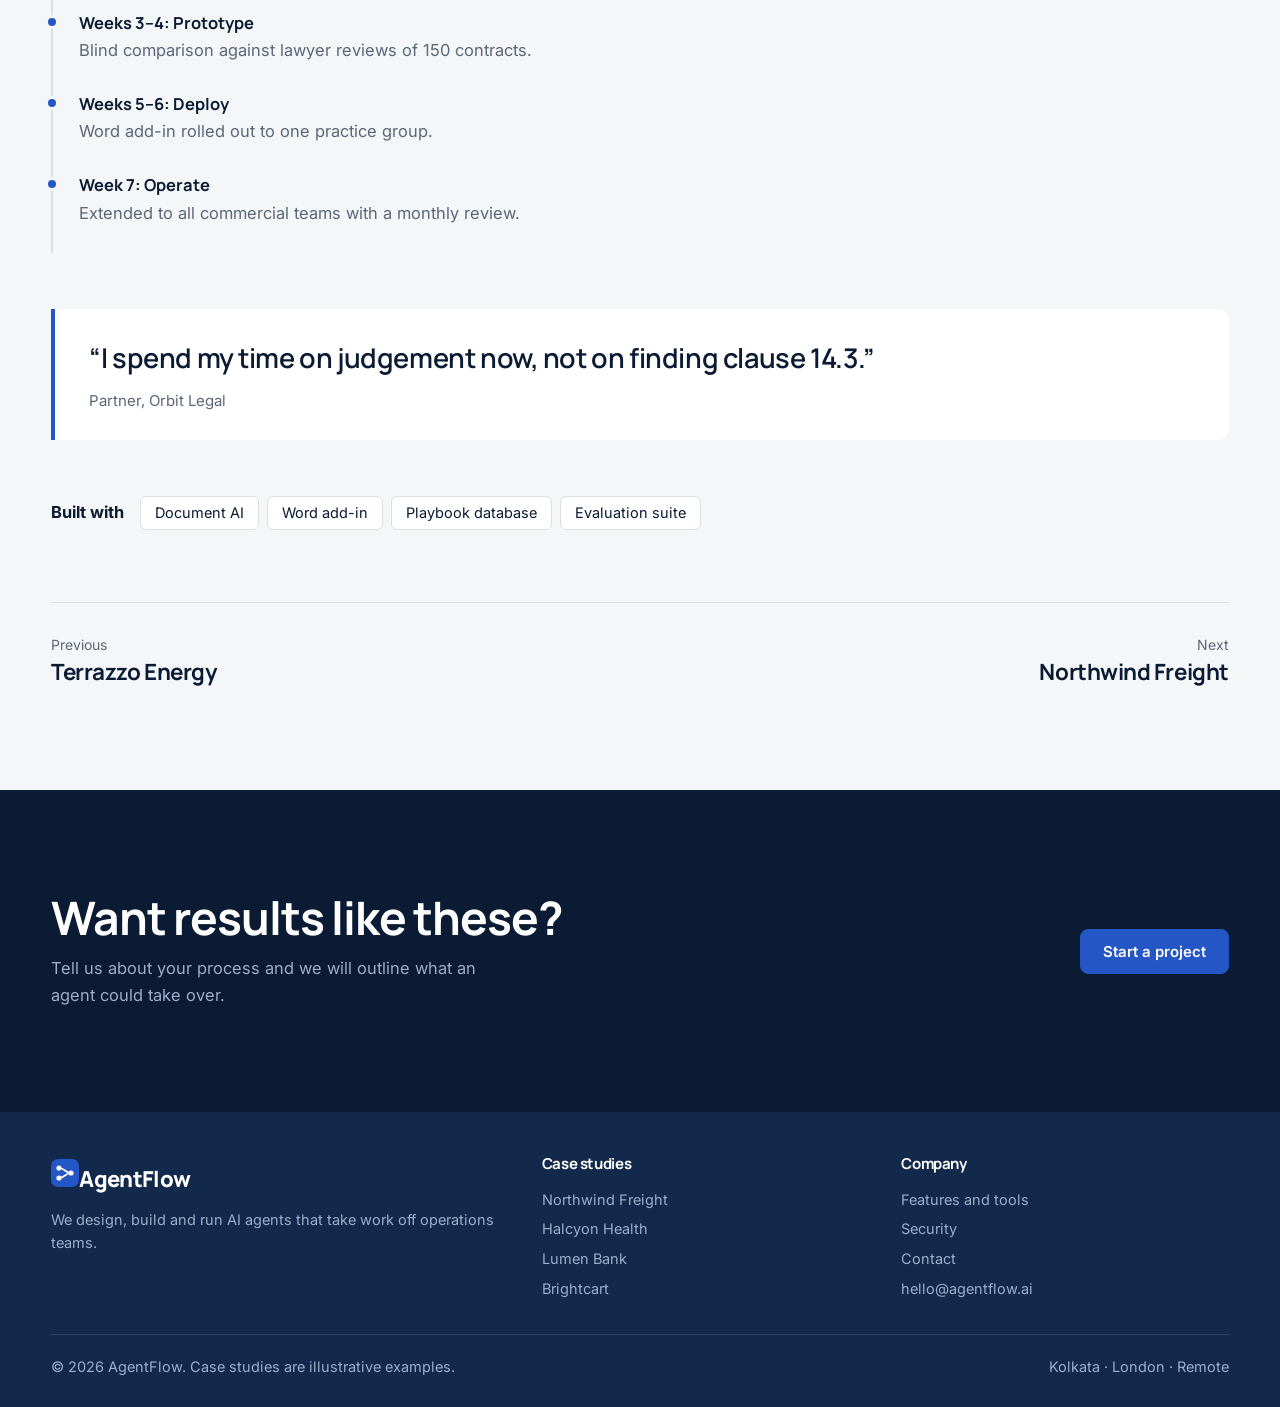
<file: app/case-studies/orbit-legal.html>
<!DOCTYPE html>
<html lang="en"><head><meta charset="utf-8">
<meta name="viewport" content="width=device-width, initial-scale=1, viewport-fit=cover">
<title>Orbit Legal case study | AgentFlow</title><meta name="description" content="A law firm's commercial team compared every vendor contract against its playbook in minutes, leaving lawyers to decide on the judgement calls.">
<link rel="preconnect" href="https://fonts.googleapis.com"><link rel="preconnect" href="https://fonts.gstatic.com" crossorigin>
<link href="https://fonts.googleapis.com/css2?family=Inter:wght@400;500;600&family=Manrope:wght@600;700;800&display=swap" rel="stylesheet">
<link rel="stylesheet" href="../assets/css/styles.css"></head><body>
<a class="skip" href="#main">Skip to content</a>
<header class="site"><div class="wrap">
<a class="logo" href="../index.html"><svg viewBox="0 0 28 28" aria-hidden="true"><rect width="28" height="28" rx="7" fill="#2457C5"/><circle cx="8" cy="9" r="2.6" fill="#fff"/><circle cx="20" cy="14" r="2.6" fill="#fff"/><circle cx="8" cy="19" r="2.6" fill="#fff"/><path d="M8 9C14 9 14 14 20 14M8 19C14 19 14 14 20 14" stroke="#fff" stroke-width="1.7" fill="none"/></svg>AgentFlow</a>
<nav class="main" aria-label="Main"><a href="../index.html#work" aria-current="page">Case studies</a><a href="../index.html#capabilities">Capabilities</a><a href="../features.html">Features</a><a href="../contact.html">Contact</a></nav>
<a class="btn" href="../contact.html">Start a project</a></div></header>

<main id="main">
<div class="chero"><div class="wrap">
 <p class="crumb"><a href="../index.html#work">Case studies</a> / Legal / Orbit Legal</p>
 <h1>Contract review at scale</h1><p class="sum">A law firm's commercial team compared every vendor contract against its playbook in minutes, leaving lawyers to decide on the judgement calls.</p>
 <div class="cart" data-art data-seed="6" data-bg="#33406E" data-fg="#E9ECF7" data-ac="#9DB4F5" data-w="1200" data-h="400"></div>
</div></div>
<div class="wrap">
 <div class="meta"><div><span>Client</span><b>Orbit Legal</b></div><div><span>Sector</span><b>Legal</b></div><div><span>Scale</span><b>38 lawyers</b></div><div><span>Project length</span><b>7 weeks</b></div></div>
 <div class="results"><div><b>5×</b><span>more contracts reviewed</span></div><div><b>70%</b><span>less time per contract</span></div><div><b>0</b><span>missed clauses in audit</span></div></div>
 <div class="two prose"><div><h2>The problem</h2><p>Lawyers reviewed every vendor contract line by line, so smaller deals were signed unreviewed or waited for weeks.</p><p><strong>Services:</strong> Agent design, playbook modelling, evaluation</p></div>
 <div><h2>What the agents do</h2><ol><li>A clause agent maps each contract against the firm's negotiation playbook.</li><li>A redline agent proposes edits with its reasoning and fallback positions.</li><li>A lawyer accepts, edits or rejects each suggestion inside Word.</li></ol></div></div>
 <div class="prose" style="margin-top:56px"><h2>How the project ran</h2></div>
 <div class="timeline"><div><b>Weeks 1–2: Map</b><span>Turned the playbook into structured, testable rules with senior partners.</span></div><div><b>Weeks 3–4: Prototype</b><span>Blind comparison against lawyer reviews of 150 contracts.</span></div><div><b>Weeks 5–6: Deploy</b><span>Word add-in rolled out to one practice group.</span></div><div><b>Week 7: Operate</b><span>Extended to all commercial teams with a monthly review.</span></div></div>
 <blockquote>“I spend my time on judgement now, not on finding clause 14.3.”<cite>Partner, Orbit Legal</cite></blockquote>
 <div class="stack"><strong>Built with</strong><span>Document AI</span><span>Word add-in</span><span>Playbook database</span><span>Evaluation suite</span></div>
 <div class="pn"><a href="terrazzo-energy.html"><small>Previous</small><strong>Terrazzo Energy</strong></a><a href="northwind-freight.html"><small>Next</small><strong>Northwind Freight</strong></a></div>
</div>
<section class="cta" style="margin-top:72px"><div class="wrap"><div><h2>Want results like these?</h2><p>Tell us about your process and we will outline what an agent could take over.</p></div><a class="btn" href="../contact.html">Start a project</a></div></section>
</main>
<footer class="site"><div class="wrap"><div class="cols">
<div><a class="logo" style="color:#fff" href="../index.html"><svg viewBox="0 0 28 28" aria-hidden="true"><rect width="28" height="28" rx="7" fill="#2457C5"/><circle cx="8" cy="9" r="2.6" fill="#fff"/><circle cx="20" cy="14" r="2.6" fill="#fff"/><circle cx="8" cy="19" r="2.6" fill="#fff"/><path d="M8 9C14 9 14 14 20 14M8 19C14 19 14 14 20 14" stroke="#fff" stroke-width="1.7" fill="none"/></svg>AgentFlow</a><p>We design, build and run AI agents that take work off operations teams.</p></div>
<div><h4>Case studies</h4><a href="../case-studies/northwind-freight.html">Northwind Freight</a><a href="../case-studies/halcyon-health.html">Halcyon Health</a><a href="../case-studies/lumen-bank.html">Lumen Bank</a><a href="../case-studies/brightcart.html">Brightcart</a></div>
<div><h4>Company</h4><a href="../features.html">Features and tools</a><a href="../features.html#security">Security</a><a href="../contact.html">Contact</a><a href="mailto:hello@agentflow.ai">hello@agentflow.ai</a></div></div>
<div class="base"><span>© 2026 AgentFlow. Case studies are illustrative examples.</span><span>Kolkata · London · Remote</span></div></div></footer>
<script src="../assets/js/art.js"></script></body></html>
</file>
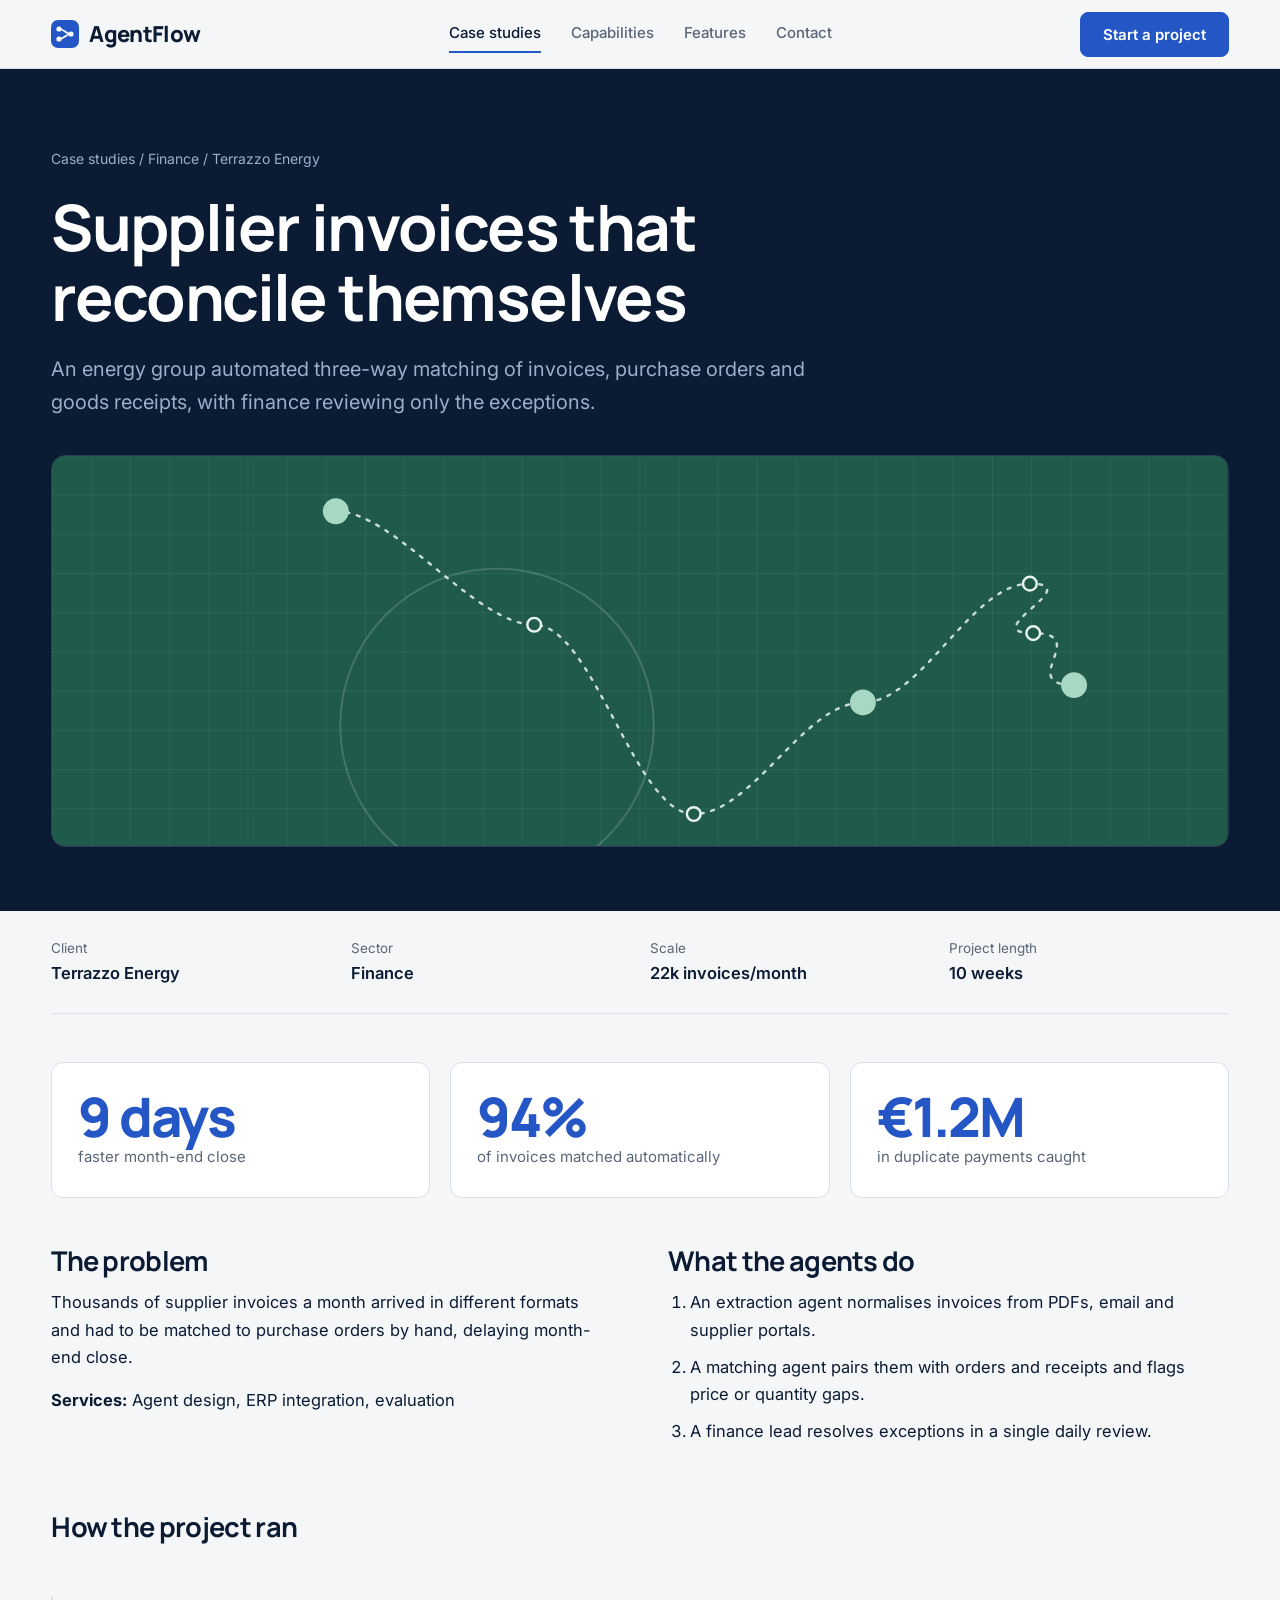
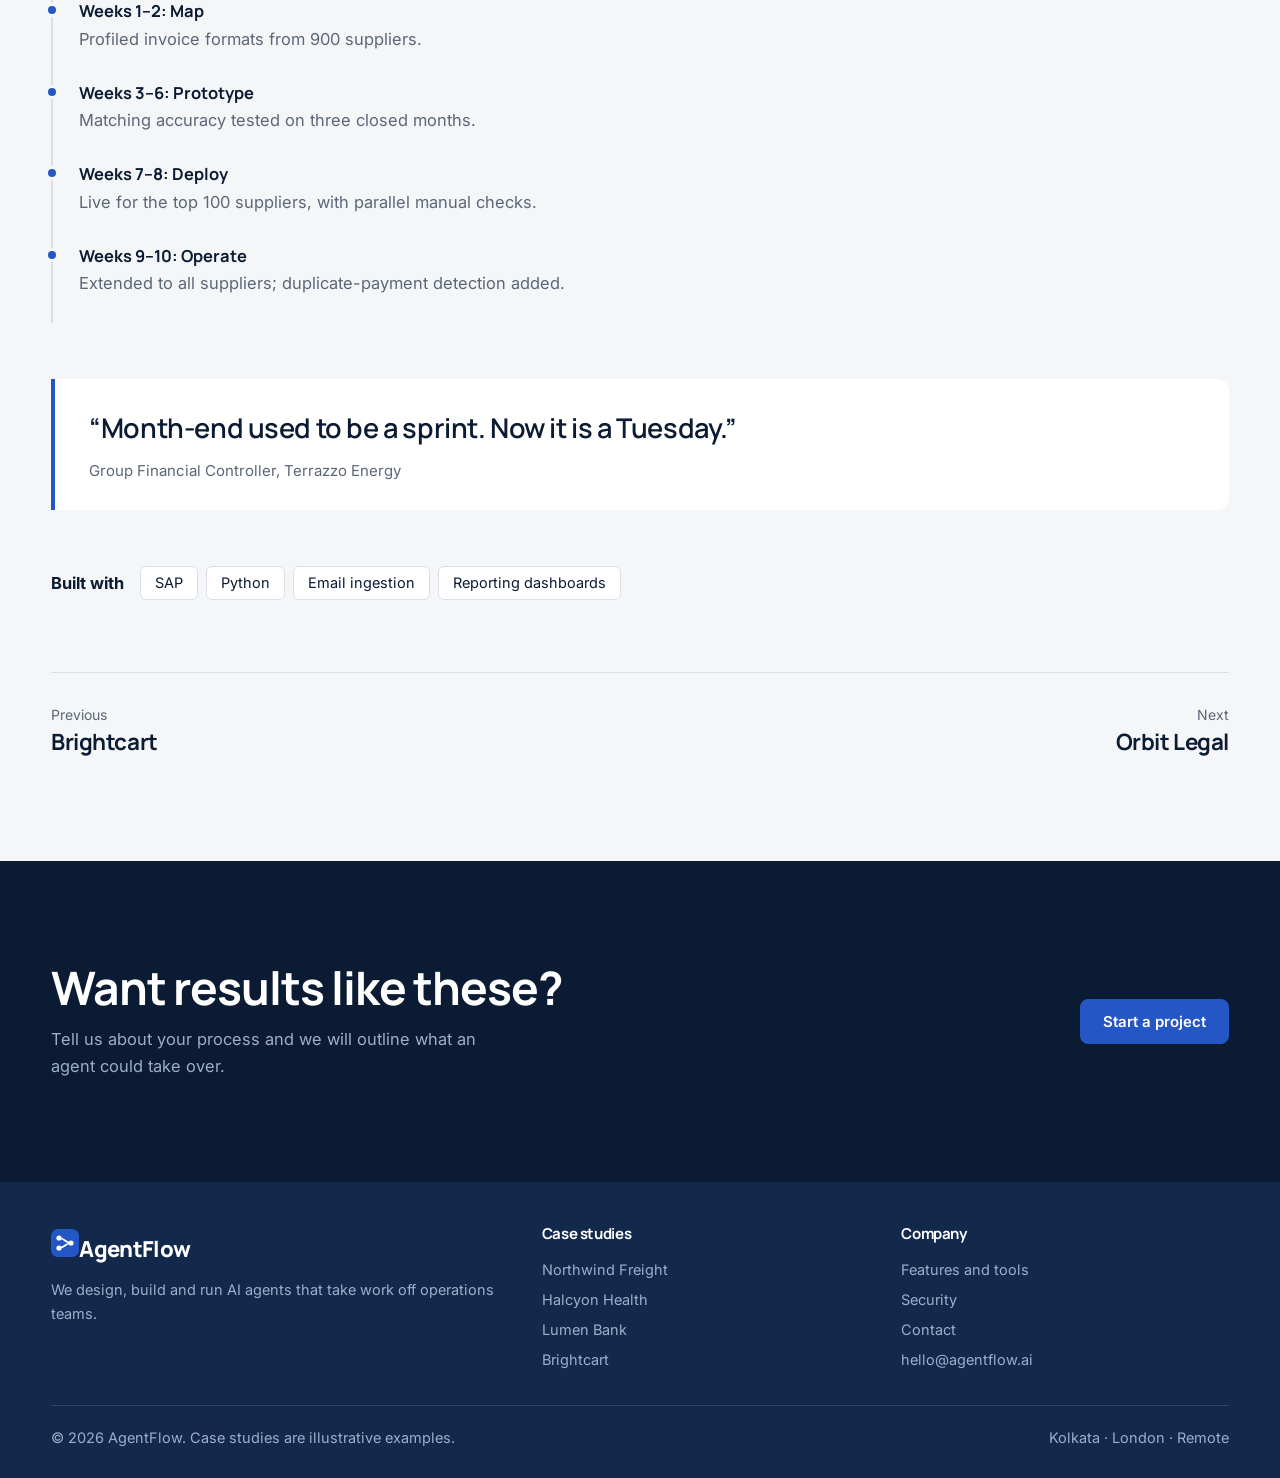
<file: app/case-studies/terrazzo-energy.html>
<!DOCTYPE html>
<html lang="en"><head><meta charset="utf-8">
<meta name="viewport" content="width=device-width, initial-scale=1, viewport-fit=cover">
<title>Terrazzo Energy case study | AgentFlow</title><meta name="description" content="An energy group automated three-way matching of invoices, purchase orders and goods receipts, with finance reviewing only the exceptions.">
<link rel="preconnect" href="https://fonts.googleapis.com"><link rel="preconnect" href="https://fonts.gstatic.com" crossorigin>
<link href="https://fonts.googleapis.com/css2?family=Inter:wght@400;500;600&family=Manrope:wght@600;700;800&display=swap" rel="stylesheet">
<link rel="stylesheet" href="../assets/css/styles.css"></head><body>
<a class="skip" href="#main">Skip to content</a>
<header class="site"><div class="wrap">
<a class="logo" href="../index.html"><svg viewBox="0 0 28 28" aria-hidden="true"><rect width="28" height="28" rx="7" fill="#2457C5"/><circle cx="8" cy="9" r="2.6" fill="#fff"/><circle cx="20" cy="14" r="2.6" fill="#fff"/><circle cx="8" cy="19" r="2.6" fill="#fff"/><path d="M8 9C14 9 14 14 20 14M8 19C14 19 14 14 20 14" stroke="#fff" stroke-width="1.7" fill="none"/></svg>AgentFlow</a>
<nav class="main" aria-label="Main"><a href="../index.html#work" aria-current="page">Case studies</a><a href="../index.html#capabilities">Capabilities</a><a href="../features.html">Features</a><a href="../contact.html">Contact</a></nav>
<a class="btn" href="../contact.html">Start a project</a></div></header>

<main id="main">
<div class="chero"><div class="wrap">
 <p class="crumb"><a href="../index.html#work">Case studies</a> / Finance / Terrazzo Energy</p>
 <h1>Supplier invoices that reconcile themselves</h1><p class="sum">An energy group automated three-way matching of invoices, purchase orders and goods receipts, with finance reviewing only the exceptions.</p>
 <div class="cart" data-art data-seed="5" data-bg="#1F5A4A" data-fg="#E7F3EE" data-ac="#A7D8C3" data-w="1200" data-h="400"></div>
</div></div>
<div class="wrap">
 <div class="meta"><div><span>Client</span><b>Terrazzo Energy</b></div><div><span>Sector</span><b>Finance</b></div><div><span>Scale</span><b>22k invoices/month</b></div><div><span>Project length</span><b>10 weeks</b></div></div>
 <div class="results"><div><b>9 days</b><span>faster month-end close</span></div><div><b>94%</b><span>of invoices matched automatically</span></div><div><b>€1.2M</b><span>in duplicate payments caught</span></div></div>
 <div class="two prose"><div><h2>The problem</h2><p>Thousands of supplier invoices a month arrived in different formats and had to be matched to purchase orders by hand, delaying month-end close.</p><p><strong>Services:</strong> Agent design, ERP integration, evaluation</p></div>
 <div><h2>What the agents do</h2><ol><li>An extraction agent normalises invoices from PDFs, email and supplier portals.</li><li>A matching agent pairs them with orders and receipts and flags price or quantity gaps.</li><li>A finance lead resolves exceptions in a single daily review.</li></ol></div></div>
 <div class="prose" style="margin-top:56px"><h2>How the project ran</h2></div>
 <div class="timeline"><div><b>Weeks 1–2: Map</b><span>Profiled invoice formats from 900 suppliers.</span></div><div><b>Weeks 3–6: Prototype</b><span>Matching accuracy tested on three closed months.</span></div><div><b>Weeks 7–8: Deploy</b><span>Live for the top 100 suppliers, with parallel manual checks.</span></div><div><b>Weeks 9–10: Operate</b><span>Extended to all suppliers; duplicate-payment detection added.</span></div></div>
 <blockquote>“Month-end used to be a sprint. Now it is a Tuesday.”<cite>Group Financial Controller, Terrazzo Energy</cite></blockquote>
 <div class="stack"><strong>Built with</strong><span>SAP</span><span>Python</span><span>Email ingestion</span><span>Reporting dashboards</span></div>
 <div class="pn"><a href="brightcart.html"><small>Previous</small><strong>Brightcart</strong></a><a href="orbit-legal.html"><small>Next</small><strong>Orbit Legal</strong></a></div>
</div>
<section class="cta" style="margin-top:72px"><div class="wrap"><div><h2>Want results like these?</h2><p>Tell us about your process and we will outline what an agent could take over.</p></div><a class="btn" href="../contact.html">Start a project</a></div></section>
</main>
<footer class="site"><div class="wrap"><div class="cols">
<div><a class="logo" style="color:#fff" href="../index.html"><svg viewBox="0 0 28 28" aria-hidden="true"><rect width="28" height="28" rx="7" fill="#2457C5"/><circle cx="8" cy="9" r="2.6" fill="#fff"/><circle cx="20" cy="14" r="2.6" fill="#fff"/><circle cx="8" cy="19" r="2.6" fill="#fff"/><path d="M8 9C14 9 14 14 20 14M8 19C14 19 14 14 20 14" stroke="#fff" stroke-width="1.7" fill="none"/></svg>AgentFlow</a><p>We design, build and run AI agents that take work off operations teams.</p></div>
<div><h4>Case studies</h4><a href="../case-studies/northwind-freight.html">Northwind Freight</a><a href="../case-studies/halcyon-health.html">Halcyon Health</a><a href="../case-studies/lumen-bank.html">Lumen Bank</a><a href="../case-studies/brightcart.html">Brightcart</a></div>
<div><h4>Company</h4><a href="../features.html">Features and tools</a><a href="../features.html#security">Security</a><a href="../contact.html">Contact</a><a href="mailto:hello@agentflow.ai">hello@agentflow.ai</a></div></div>
<div class="base"><span>© 2026 AgentFlow. Case studies are illustrative examples.</span><span>Kolkata · London · Remote</span></div></div></footer>
<script src="../assets/js/art.js"></script></body></html>
</file>
<file: app/assets/css/styles.css>
:root{--paper:#F5F6F8;--ink:#0B1B33;--mute:#5B6678;--line:#DADFE8;--card:#FFFFFF;--accent:#2457C5;--accent-soft:#E8EEFB;--navy:#0B1B33;--navy-2:#13294B;--on-navy:#E8EDF7;--on-navy-mute:#9DAEC9;--light-blue:#7EA2F5;
--d:'Manrope',system-ui,Arial,sans-serif;--b:'Inter',system-ui,-apple-system,sans-serif;
box-sizing:border-box;padding-top:env(safe-area-inset-top,0px);padding-bottom:env(safe-area-inset-bottom,0px)}
@media (prefers-color-scheme:dark){:root:not([data-theme="light"]){--paper:#0A1424;--ink:#E8ECF3;--mute:#93A0B5;--line:#223049;--card:#101C30;--accent:#6E97F0;--accent-soft:#16264A}}
:root[data-theme="dark"]{--paper:#0A1424;--ink:#E8ECF3;--mute:#93A0B5;--line:#223049;--card:#101C30;--accent:#6E97F0;--accent-soft:#16264A}
html{scroll-padding-top:calc(env(safe-area-inset-top,0px) + 80px);scroll-behavior:smooth}
*,*::before,*::after{box-sizing:border-box}
body{margin:0;background:var(--paper);color:var(--ink);font:400 16.5px/1.65 var(--b);-webkit-font-smoothing:antialiased}
h1,h2,h3,h4{font-family:var(--d);font-weight:700;letter-spacing:-.025em;line-height:1.1;margin:0}
a{color:inherit}
:focus-visible{outline:3px solid var(--accent);outline-offset:3px}
.wrap{padding:0 clamp(20px,4vw,56px);max-width:1280px;margin:0 auto}
.skip{position:absolute;left:-999px}.skip:focus{left:12px;top:12px;background:#fff;color:#000;padding:8px 14px;z-index:99}
/* header */
header.site{position:sticky;top:env(safe-area-inset-top,0px);z-index:30;background:color-mix(in srgb,var(--paper) 92%,transparent);backdrop-filter:blur(10px);border-bottom:1px solid var(--line)}
header.site .wrap{display:flex;align-items:center;justify-content:space-between;height:68px;gap:20px}
.logo{font:800 22px/1 var(--d);letter-spacing:-.03em;text-decoration:none;display:flex;align-items:center;gap:10px}
.logo svg{width:28px;height:28px;flex:none}
nav.main{display:flex;gap:30px;font-weight:500;font-size:15px}
nav.main a{text-decoration:none;color:var(--mute);padding:6px 0;border-bottom:2px solid transparent}
nav.main a:hover,nav.main a[aria-current]{color:var(--ink);border-color:var(--accent)}
.btn{display:inline-block;background:var(--accent);color:#fff;padding:12px 22px;border-radius:8px;font:600 15px var(--b);text-decoration:none;border:1px solid var(--accent);cursor:pointer;transition:background .2s,transform .2s}
.btn:hover{background:var(--navy-2);border-color:var(--navy-2);transform:translateY(-1px)}
.btn.ghost{background:transparent;color:inherit;border-color:currentColor}
.btn.ghost:hover{background:rgba(255,255,255,.1)}
@media(max-width:820px){nav.main{display:none}}
/* hero */
.hero{background:var(--navy);color:var(--on-navy);background-image:linear-gradient(rgba(255,255,255,.04) 1px,transparent 1px),linear-gradient(90deg,rgba(255,255,255,.04) 1px,transparent 1px);background-size:56px 56px;overflow:hidden}
.hero .wrap{display:grid;grid-template-columns:1.2fr 1fr;gap:56px;padding-top:clamp(48px,8vw,110px);padding-bottom:clamp(48px,7vw,90px);align-items:center}
.hero h1{font-size:clamp(2.6rem,5.6vw,5rem);color:#fff;animation:rise .8s cubic-bezier(.2,.8,.2,1) both}
@keyframes rise{from{opacity:0;transform:translateY(24px)}to{opacity:1;transform:none}}
.hero p.lead{font-size:clamp(17px,1.5vw,20px);color:var(--on-navy-mute);max-width:46ch;margin:24px 0 32px}
.hero .actions{display:flex;gap:12px;flex-wrap:wrap}
.panel{background:rgba(255,255,255,.05);border:1px solid rgba(255,255,255,.14);border-radius:14px;padding:22px}
.flow{width:100%;height:auto;display:block}
.flow text{font:600 12.5px var(--b);fill:var(--on-navy)}
.log{margin-top:16px;border-top:1px solid rgba(255,255,255,.14);padding-top:14px;font-size:14px;min-height:92px;color:var(--on-navy-mute)}
.log div{white-space:nowrap;overflow:hidden;text-overflow:ellipsis;padding:2px 0}
.log b{color:#fff;font-weight:600}.log i{font-style:normal;color:var(--light-blue)}
@media(max-width:900px){.hero .wrap{grid-template-columns:1fr}}
.sectors{border-bottom:1px solid var(--line);background:var(--card)}
.sectors .wrap{display:flex;gap:10px 36px;flex-wrap:wrap;padding-top:20px;padding-bottom:20px;color:var(--mute);font-weight:500;font-size:15px;align-items:center}
.sectors strong{color:var(--ink)}
/* sections */
section{padding:clamp(60px,8vw,112px) 0}
.sh{display:flex;justify-content:space-between;align-items:end;gap:24px;flex-wrap:wrap;margin-bottom:40px}
.sh h2{font-size:clamp(2rem,4vw,3.3rem);max-width:18ch}
.sh p{max-width:46ch;color:var(--mute);margin:0}
.filters{display:flex;gap:8px;flex-wrap:wrap;margin-bottom:28px}
.filters button{font:500 14.5px var(--b);padding:8px 16px;border-radius:8px;border:1px solid var(--line);background:var(--card);color:var(--ink);cursor:pointer}
.filters button:hover{border-color:var(--accent)}
.filters button[aria-pressed=true]{background:var(--ink);color:var(--paper);border-color:var(--ink)}
.grid{display:grid;grid-template-columns:repeat(3,1fr);gap:24px}
@media(max-width:1000px){.grid{grid-template-columns:repeat(2,1fr)}}
@media(max-width:640px){.grid{grid-template-columns:1fr}}
.card{display:block;text-decoration:none;background:var(--card);border:1px solid var(--line);border-radius:12px;overflow:hidden;transition:border-color .25s,box-shadow .25s,transform .25s}
.card:hover,.card:focus-visible{border-color:var(--accent);box-shadow:0 14px 34px -18px rgba(11,27,51,.4);transform:translateY(-3px)}
.card .art{aspect-ratio:16/10;overflow:hidden}
.card svg,.art svg{width:100%;height:100%;display:block}
.card .txt{padding:20px 22px 24px}
.card .sector{font-size:13.5px;color:var(--accent);font-weight:600}
.card h3{font-size:1.3rem;margin:8px 0 14px;line-height:1.2}
.card .res{display:flex;justify-content:space-between;align-items:center;border-top:1px solid var(--line);padding-top:14px;font-size:14.5px;color:var(--mute)}
.card .res strong{color:var(--ink)}
.hide{display:none}
/* capabilities */
.cap{background:var(--card);border-block:1px solid var(--line)}
.cap .split{display:grid;grid-template-columns:.8fr 1.2fr;gap:56px}
@media(max-width:900px){.cap .split{grid-template-columns:1fr;gap:28px}}
details{border-top:1px solid var(--line)}
details:last-of-type{border-bottom:1px solid var(--line)}
summary{list-style:none;cursor:pointer;display:flex;justify-content:space-between;align-items:center;gap:16px;padding:22px 0;font:700 1.35rem var(--d);letter-spacing:-.02em}
summary::-webkit-details-marker{display:none}
summary::after{content:"+";color:var(--accent);font-size:1.5rem;transition:transform .25s;flex:none}
details[open] summary::after{transform:rotate(45deg)}
summary:hover{color:var(--accent)}
details p{margin:0 0 22px;color:var(--mute);max-width:62ch}
.tags{display:flex;gap:8px;flex-wrap:wrap;margin:-6px 0 24px}
.tags span{background:var(--accent-soft);color:var(--accent);padding:3px 12px;border-radius:6px;font-size:13.5px;font-weight:500}
/* process */
.steps{display:grid;grid-template-columns:repeat(4,1fr);gap:24px;counter-reset:s}
.step{background:var(--card);border:1px solid var(--line);border-radius:12px;padding:26px;counter-increment:s}
.step::before{content:counter(s);display:grid;place-items:center;width:36px;height:36px;border-radius:50%;background:var(--accent);color:#fff;font:700 16px var(--d);margin-bottom:18px}
.step h3{font-size:1.25rem;margin-bottom:8px}
.step p{margin:0;color:var(--mute);font-size:15.5px}
@media(max-width:960px){.steps{grid-template-columns:1fr 1fr}}
@media(max-width:560px){.steps{grid-template-columns:1fr}}
/* cta + footer */
.cta{background:var(--navy);color:var(--on-navy)}
.cta .wrap{display:flex;justify-content:space-between;align-items:center;gap:32px;flex-wrap:wrap}
.cta h2{font-size:clamp(1.9rem,3.6vw,3rem);max-width:20ch;color:#fff}
.cta p{color:var(--on-navy-mute);margin:12px 0 0;max-width:46ch}
footer.site{background:var(--navy-2);color:var(--on-navy-mute);padding:44px 0 28px;font-size:14.5px}
footer.site .cols{display:grid;grid-template-columns:1.4fr 1fr 1fr;gap:32px;padding-bottom:30px;border-bottom:1px solid rgba(255,255,255,.12)}
footer.site h4{color:#fff;font-size:15px;margin-bottom:12px}
footer.site a{display:block;text-decoration:none;padding:3px 0}footer.site a:hover{color:#fff}
footer.site .base{padding-top:20px;display:flex;justify-content:space-between;flex-wrap:wrap;gap:12px}
@media(max-width:700px){footer.site .cols{grid-template-columns:1fr}}
/* case study pages */
.crumb{font-size:14px;color:var(--on-navy-mute);margin-bottom:22px}.crumb a{text-decoration:none}.crumb a:hover{color:#fff}
.chero{background:var(--navy);color:var(--on-navy)}
.chero .wrap{padding-top:clamp(36px,5vw,64px);padding-bottom:clamp(36px,5vw,64px)}
.chero h1{font-size:clamp(2.2rem,5vw,4.2rem);color:#fff;max-width:20ch}
.chero p.sum{font-size:clamp(17px,1.6vw,20px);color:var(--on-navy-mute);max-width:60ch;margin:20px 0 0}
.cart{border-radius:14px;overflow:hidden;margin-top:36px;aspect-ratio:21/7;border:1px solid rgba(255,255,255,.14)}
.meta{display:grid;grid-template-columns:repeat(4,1fr);gap:20px;padding:26px 0;border-bottom:1px solid var(--line)}
.meta span{display:block;font-size:13.5px;color:var(--mute)}.meta b{font-weight:600}
@media(max-width:700px){.meta{grid-template-columns:1fr 1fr}}
.results{display:grid;grid-template-columns:repeat(3,1fr);gap:20px;margin:48px 0}
.results div{background:var(--card);border:1px solid var(--line);border-radius:12px;padding:26px}
.results b{display:block;font:800 clamp(2.2rem,4.4vw,3.4rem)/1 var(--d);letter-spacing:-.04em;color:var(--accent)}
.results span{color:var(--mute);font-size:15px}
@media(max-width:700px){.results{grid-template-columns:1fr}}
.two{display:grid;grid-template-columns:1fr 1fr;gap:56px}
@media(max-width:800px){.two{grid-template-columns:1fr;gap:32px}}
.prose h2{font-size:1.7rem;margin-bottom:14px}
.prose p{margin:0 0 16px}.prose ol{padding-left:22px;margin:0}.prose li{margin-bottom:10px}
.timeline{margin:56px 0 0;display:grid;gap:0;border-left:2px solid var(--line);padding-left:26px}
.timeline div{position:relative;padding-bottom:26px}
.timeline div::before{content:"";position:absolute;left:-34px;top:6px;width:14px;height:14px;border-radius:50%;background:var(--accent);border:3px solid var(--paper)}
.timeline b{font-family:var(--d)}.timeline span{display:block;color:var(--mute);max-width:70ch}
blockquote{margin:56px 0 0;padding:30px 34px;border-left:4px solid var(--accent);background:var(--card);border-radius:0 12px 12px 0;font:600 clamp(1.2rem,2.2vw,1.7rem)/1.4 var(--d);letter-spacing:-.015em}
blockquote cite{display:block;font:400 15px var(--b);color:var(--mute);margin-top:14px;letter-spacing:0}
.stack{display:flex;gap:8px;flex-wrap:wrap;margin-top:56px;align-items:center}
.stack strong{margin-right:8px}.stack span{border:1px solid var(--line);background:var(--card);padding:4px 14px;border-radius:6px;font-size:14.5px}
.pn{display:grid;grid-template-columns:1fr 1fr;border-top:1px solid var(--line);margin-top:72px}
.pn a{padding:30px 0;text-decoration:none}.pn a:last-child{text-align:right}
.pn small{display:block;color:var(--mute);font-size:14px}.pn strong{font:700 1.4rem var(--d);letter-spacing:-.02em}.pn a:hover strong{color:var(--accent)}
/* features page */
.pagehero{background:var(--navy);color:#fff}
.pagehero .wrap{padding-top:clamp(40px,6vw,80px);padding-bottom:clamp(40px,6vw,80px)}
.pagehero h1{font-size:clamp(2.2rem,4.8vw,4rem);max-width:20ch}
.pagehero p{color:var(--on-navy-mute);max-width:56ch;font-size:19px;margin:18px 0 0}
.calc{display:grid;grid-template-columns:1fr 1fr;gap:24px}
@media(max-width:860px){.calc{grid-template-columns:1fr}}
.box{background:var(--card);border:1px solid var(--line);border-radius:12px;padding:28px}
.field{margin-bottom:22px}
.field label{display:flex;justify-content:space-between;font-weight:600;font-size:15px;margin-bottom:8px}
.field label output{color:var(--accent)}
input[type=range]{width:100%;accent-color:var(--accent)}
input[type=number],input[type=text],input[type=email],textarea,select{width:100%;font:400 16px var(--b);padding:12px 14px;border:1px solid var(--line);border-radius:8px;background:var(--paper);color:var(--ink)}
textarea{min-height:130px;resize:vertical}
.out{background:var(--navy);color:#fff;border-radius:12px;padding:28px;display:flex;flex-direction:column;justify-content:space-between;gap:20px}
.out .big{font:800 clamp(2.4rem,5vw,3.8rem)/1 var(--d);letter-spacing:-.04em}
.out small{color:var(--on-navy-mute);display:block}
.out .row{display:flex;gap:28px;flex-wrap:wrap;border-top:1px solid rgba(255,255,255,.14);padding-top:18px}
.out .row b{font:700 1.5rem var(--d);display:block}
.note{font-size:13.5px;color:var(--mute);margin-top:14px}
.feat{display:grid;grid-template-columns:repeat(3,1fr);gap:20px}
@media(max-width:900px){.feat{grid-template-columns:1fr 1fr}}@media(max-width:560px){.feat{grid-template-columns:1fr}}
.feat .box h3{font-size:1.15rem;margin:0 0 8px}.feat .box p{margin:0;color:var(--mute);font-size:15.5px}
.feat .ic{width:40px;height:40px;border-radius:10px;background:var(--accent-soft);color:var(--accent);display:grid;place-items:center;margin-bottom:16px;font:700 18px var(--d)}
.form{max-width:680px}.form .field label{display:block}
.ok{display:none;background:var(--accent-soft);border:1px solid var(--accent);color:var(--ink);padding:14px 18px;border-radius:8px;margin-top:18px}
.ok.show{display:block}
@media(prefers-reduced-motion:reduce){*,*::before,*::after{animation:none!important;transition:none!important;scroll-behavior:auto!important}}
</file>
